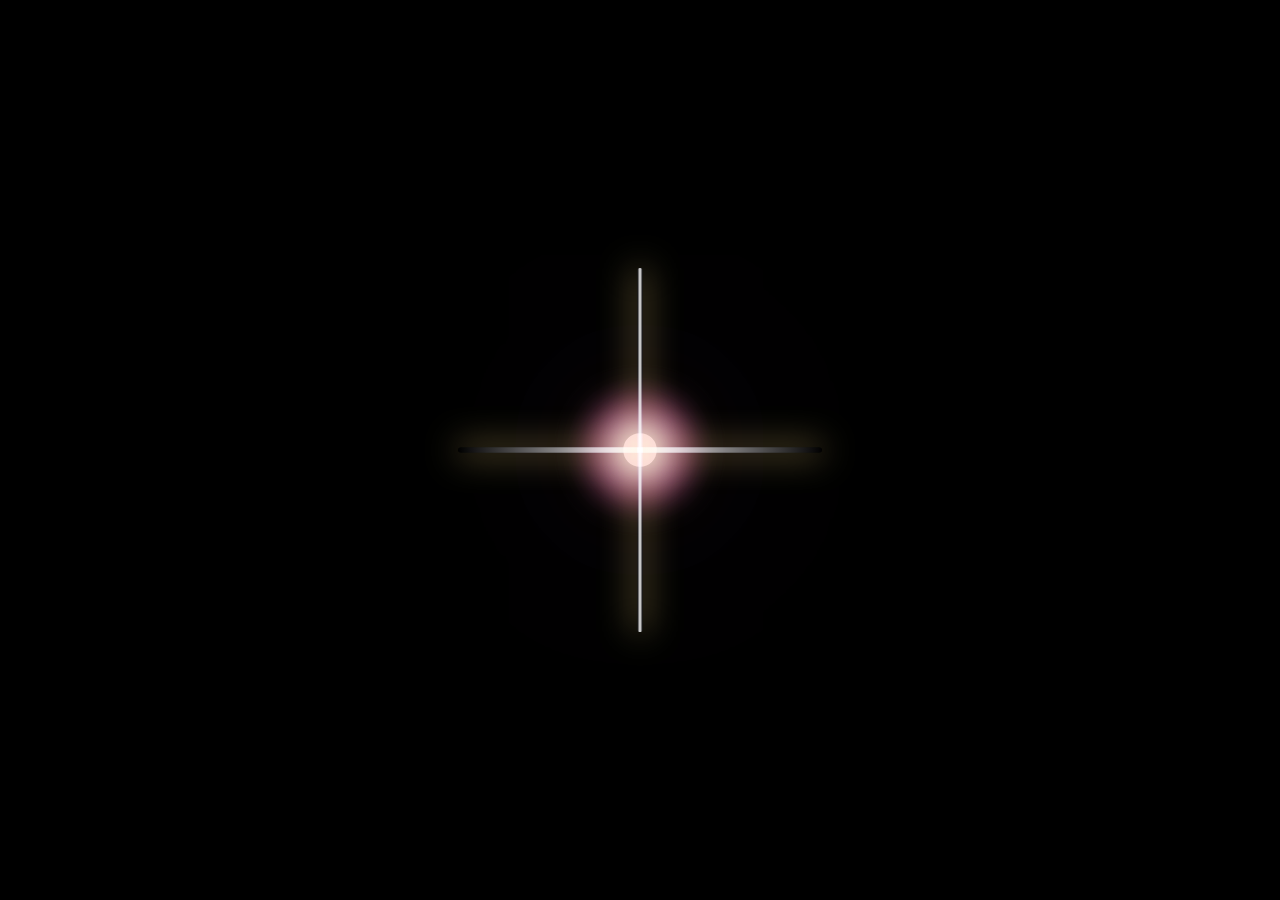
<file: index.html>
<!DOCTYPE html>
<html lang="en" class="single-screen">

<head>
  <meta charset="UTF-8">
  <meta name="viewport" content="width=device-width, initial-scale=1.0">
  <title>A Little Universe For You ✨</title>
  <link rel="preconnect" href="https://fonts.googleapis.com">
  <link rel="preconnect" href="https://fonts.gstatic.com" crossorigin>
  <link
    href="https://fonts.googleapis.com/css2?family=Caveat:wght@400..700&family=Outfit:wght@300;400;500;600&family=Playfair+Display:ital,wght@0,400..700;1,400..700&display=swap"
    rel="stylesheet">
  <link rel="stylesheet" href="css/style.css">
</head>

<body class="single-screen fixed-screen">
  <!-- Cinematic Black Screen Intro Fade Overlay & Transition Butterfly -->
  <div class="intro-curtain" id="introCurtain">
    <canvas class="butterfly-transition-canvas" id="butterflyTransitionCanvas"></canvas>
    <div class="butterfly-transition-flight" id="butterflyTransitionFlight">
      <div class="butterfly-3d-model">
        <div class="butterfly-wing wing-left">
          <svg viewBox="0 0 70 90">
            <defs>
              <linearGradient id="transWingGradL" x1="100%" y1="50%" x2="0%" y2="0%">
                <stop offset="0%" stop-color="#38bdf8" stop-opacity="0.95" />
                <stop offset="35%" stop-color="#c084fc" stop-opacity="0.9" />
                <stop offset="70%" stop-color="#f472b6" stop-opacity="0.9" />
                <stop offset="100%" stop-color="#fbbf24" stop-opacity="0.95" />
              </linearGradient>
              <linearGradient id="transVeinGrad" x1="100%" y1="50%" x2="0%" y2="0%">
                <stop offset="0%" stop-color="#ffffff" stop-opacity="0.95" />
                <stop offset="100%" stop-color="#fef08a" stop-opacity="0.6" />
              </linearGradient>
            </defs>
            <path d="M 68,44 C 62,20 44,4 16,4 C 4,4 0,16 6,28 C 12,40 28,48 48,48 C 58,48 64,46 68,44 Z" fill="url(#transWingGradL)" stroke="rgba(255, 255, 255, 0.85)" stroke-width="0.9" />
            <path d="M 68,44 Q 45,26 18,7 M 68,44 Q 38,34 9,25 M 68,44 Q 38,44 14,37" fill="none" stroke="url(#transVeinGrad)" stroke-width="0.7" opacity="0.8" />
            <path d="M 65,46 C 54,50 32,54 20,64 C 10,74 22,86 36,84 C 48,82 58,68 65,52 Z" fill="url(#transWingGradL)" stroke="rgba(255, 255, 255, 0.85)" stroke-width="0.9" />
            <path d="M 65,48 Q 42,64 24,73 M 65,48 Q 50,70 34,80" fill="none" stroke="url(#transVeinGrad)" stroke-width="0.6" opacity="0.75" />
            <circle cx="14" cy="14" r="1.5" fill="#ffffff" />
            <circle cx="24" cy="9" r="1.2" fill="#ffd700" />
            <circle cx="8" cy="24" r="1.2" fill="#ffffff" />
            <circle cx="22" cy="72" r="1.4" fill="#ffd700" />
          </svg>
        </div>
        <div class="butterfly-body">
          <div class="butterfly-antenna left"></div>
          <div class="butterfly-antenna right"></div>
          <div class="butterfly-head"></div>
          <div class="butterfly-thorax"></div>
          <div class="butterfly-abdomen"></div>
        </div>
        <div class="butterfly-wing wing-right">
          <svg viewBox="0 0 70 90">
            <defs>
              <linearGradient id="transWingGradR" x1="0%" y1="50%" x2="100%" y2="0%">
                <stop offset="0%" stop-color="#38bdf8" stop-opacity="0.95" />
                <stop offset="35%" stop-color="#c084fc" stop-opacity="0.9" />
                <stop offset="70%" stop-color="#f472b6" stop-opacity="0.9" />
                <stop offset="100%" stop-color="#fbbf24" stop-opacity="0.95" />
              </linearGradient>
            </defs>
            <path d="M 2,44 C 8,20 26,4 54,4 C 66,4 70,16 64,28 C 58,40 42,48 22,48 C 12,48 6,46 2,44 Z" fill="url(#transWingGradR)" stroke="rgba(255, 255, 255, 0.85)" stroke-width="0.9" />
            <path d="M 2,44 Q 25,26 52,7 M 2,44 Q 32,34 61,25 M 2,44 Q 32,44 56,37" fill="none" stroke="url(#transVeinGrad)" stroke-width="0.7" opacity="0.8" />
            <path d="M 5,46 C 16,50 38,54 50,64 C 60,74 48,86 34,84 C 22,82 12,68 5,52 Z" fill="url(#transWingGradR)" stroke="rgba(255, 255, 255, 0.85)" stroke-width="0.9" />
            <path d="M 5,48 Q 28,64 46,73 M 5,48 Q 20,70 36,80" fill="none" stroke="url(#transVeinGrad)" stroke-width="0.6" opacity="0.75" />
            <circle cx="56" cy="14" r="1.5" fill="#ffffff" />
            <circle cx="46" cy="9" r="1.2" fill="#ffd700" />
            <circle cx="62" cy="24" r="1.2" fill="#ffffff" />
            <circle cx="48" cy="72" r="1.4" fill="#ffd700" />
          </svg>
        </div>
      </div>
    </div>
  </div>

  <!-- Cosmic Big Bang Intro Star & Supernova Overlay -->
  <div class="big-bang-overlay" id="bigBangOverlay">
    <canvas id="bigBangCanvas"></canvas>
    <div class="primordial-star" id="primordialStar">
      <div class="star-core"></div>
      <div class="star-halo"></div>
      <div class="star-flares"></div>
    </div>
    <div class="big-bang-flash" id="bigBangFlash"></div>
    <div class="shockwave-ring ring-1" id="shockwaveRing1"></div>
    <div class="shockwave-ring ring-2" id="shockwaveRing2"></div>
  </div>

  <!-- Confetti Canvas (for Page 4 Birthday Cake) -->
  <canvas id="confettiCanvas"></canvas>

  <!-- Interactive Starfield Canvas -->
  <canvas id="starCanvas"></canvas>

  <!-- Ambient Celestial Nebula Glow -->
  <div class="nebula-bg"></div>

  <!-- =========================================================================
       STEP 1: Entrance - Cosmic Night Sky
       ========================================================================= -->
  <main class="page-container page-step-view active-step" id="step-1" data-step="1">
    <div class="content-box">
      <!-- Main Heading Message -->
      <h1 class="main-message" id="typewriterText">
        Hey, Maine tumhare liye ek chota sa Universe Banaya hai ✨🌟
      </h1>

      <!-- Gentle Sub-prompt -->
      <p class="sub-message">
        taron ki or dekho... har ek taron se tumhare liye wish mangi hain.
      </p>

      <!-- Next Step Navigation Button -->
      <div class="action-wrapper">
        <a href="#step-2" class="next-btn step-nav-btn" id="step1NextBtn" data-target-step="2">
          <span class="btn-glow"></span>
          <span class="btn-text">Step Inside ✨</span>
          <span class="btn-icon">→</span>
        </a>
      </div>
    </div>
  </main>

  <!-- =========================================================================
       STEP 2: Why You Are So Special (5 3D Flip Cards on 1 Screen)
       ========================================================================= -->
  <main class="page-container single-screen-page page-step-view single-screen-step" id="step-2" data-step="2">
    <!-- Header Section -->
    <header class="page2-header">
      <div class="sparkle-badge">
        <span class="sparkle-icon">✦</span>
        <span>A Universe of Reasons</span>
        <span class="sparkle-icon">✦</span>
      </div>

      <h1 class="page2-title">
        Tum itni Special kyun ho... ✨
      </h1>

      <p class="page2-subtitle">
        aasman ke sabhi taron mein se, tum sabse zyada khas ho. </p>

      <!-- Flip Progress Tracker -->
      <div class="tracker-badge" id="unveilTracker">
        <span>✦ Discovered:</span>
        <strong id="unveilCount">0 / 5</strong>
        <span>✦</span>
      </div>
    </header>

    <!-- 5 Interactive Flip Cards in 1 Row -->
    <section class="cards-grid" aria-label="Reasons why you are special">

      <!-- Card 1: Her Smile -->
      <div class="flip-card">
        <div class="flip-card-inner">
          <div class="flip-card-front">
            <span class="card-icon">😊</span>
            <div>
              <h2 class="card-title">Your Smile</h2>
              <p style="font-size: clamp(0.68rem, 1.1vh, 0.74rem); color: var(--text-muted);">Sochta hun humesha smile
                karo kyuki...</p>
            </div>
            <span class="card-prompt">Tap to flip ✦</span>
          </div>
          <div class="flip-card-back">
            <span class="back-tag">Reason #1</span>
            <p class="back-message">
              "Kyuki tumahara dimple tumpe bohot suit karta hai"
            </p>
            <span class="back-flip-hint">↺ Flip back</span>
          </div>
        </div>
      </div>

      <!-- Card 2: Her Eyes -->
      <div class="flip-card">
        <div class="flip-card-inner">
          <div class="flip-card-front">
            <span class="card-icon">✨</span>
            <div>
              <h2 class="card-title">Your Eyes</h2>
              <p style="font-size: clamp(0.68rem, 1.1vh, 0.74rem); color: var(--text-muted);">Dreamy hai</p>
            </div>
            <span class="card-prompt">Tap to flip ✦</span>
          </div>
          <div class="flip-card-back">
            <span class="back-tag">Reason #2</span>
            <p class="back-message">
              "Jo ki bahut si story rakhe huye hai."
            </p>
            <span class="back-flip-hint">↺ Flip back</span>
          </div>
        </div>
      </div>

      <!-- Card 3: Her Conversations -->
      <div class="flip-card">
        <div class="flip-card-inner">
          <div class="flip-card-front">
            <span class="card-icon">💬</span>
            <div>
              <h2 class="card-title">Your Nature</h2>
              <p style="font-size: clamp(0.68rem, 1.1vh, 0.74rem); color: var(--text-muted);">Tumahara best part hai
              </p>
            </div>
            <span class="card-prompt">Tap to flip ✦</span>
          </div>
          <div class="flip-card-back">
            <span class="back-tag">Reason #3</span>
            <p class="back-message">
              "Tumahari simplicity tumhe special banata hai "
            </p>
            <span class="back-flip-hint">↺ Flip back</span>
          </div>
        </div>
      </div>

      <!-- Card 4: Her Kind Heart -->
      <div class="flip-card">
        <div class="flip-card-inner">
          <div class="flip-card-front">
            <span class="card-icon">💖</span>
            <div>
              <h2 class="card-title">Your Heart</h2>
              <p style="font-size: clamp(0.68rem, 1.1vh, 0.74rem); color: var(--text-muted);">Bahut complex hai</p>
            </div>
            <span class="card-prompt">Tap to flip ✦</span>
          </div>
          <div class="flip-card-back">
            <span class="back-tag">Reason #4</span>
            <p class="back-message">
              "Jo ki feel bahut kuch karta hai, lekin express nhi karta."
            </p>
            <span class="back-flip-hint">↺ Flip back</span>
          </div>
        </div>
      </div>

      <!-- Card 5: Just Being Her -->
      <div class="flip-card">
        <div class="flip-card-inner">
          <div class="flip-card-front">
            <span class="card-icon">🌟</span>
            <div>
              <h2 class="card-title">Just You</h2>
              <p style="font-size: clamp(0.68rem, 1.1vh, 0.74rem); color: var(--text-muted);">Enough hai</p>
            </div>
            <span class="card-prompt">Tap to flip ✦</span>
          </div>
          <div class="flip-card-back">
            <span class="back-tag">Reason #5</span>
            <p class="back-message">
              "kyuki tum tum ho isliye bhi tum special ho."
            </p>
            <span class="back-flip-hint">↺ Flip back</span>
          </div>
        </div>
      </div>

    </section>

    <!-- Bottom Navigation Section -->
    <footer class="nav-actions-container">
      <div class="page2-all-unveiled" id="allUnveiledMsg">
        ✨ You found all of them! But wait, there is still more...
      </div>

      <div class="nav-buttons-row">
        <a href="#step-1" class="back-btn step-nav-btn" id="step2BackBtn" data-target-step="1">
          ← Back to Sky
        </a>
        <a href="#step-4" class="next-btn step-nav-btn" id="step2NextBtn" data-target-step="4">
          <span class="btn-glow"></span>
          <span class="btn-text">It's Your Birthday... 🎂✨</span>
          <span class="btn-icon">→</span>
        </a>
      </div>
    </footer>
  </main>

  <!-- =========================================================================
       STEP 4: Interactive Birthday Cake, Candle Blow, Ducked Birthday Song
       ========================================================================= -->
  <main class="page4-container page-step-view" id="step-4" data-step="4">
    <div class="cake-stage">
      <!-- Top Badge -->
      <div class="sparkle-badge">
        <span class="sparkle-icon">✦</span>
        <span>Birthday Moment</span>
        <span class="sparkle-icon">✦</span>
      </div>

      <!-- Header & Wish Prompts -->
      <header class="cake-header">
        <h1 class="cake-title" id="cakeTitle">
          Make a Birthday Wish 🎂
        </h1>
        <p class="cake-subtitle" id="cakeSubtitle">
          Close your eyes, make a wish, and blow them out ✨
        </p>
      </header>

      <!-- The Interactive Cake -->
      <div class="cake-wrapper" id="cakeWrapper" title="Tap candles to blow them out!">
        <!-- 3 Candles Row -->
        <div class="candles-row">
          <!-- Candle 1 -->
          <div class="candle" id="candle1" role="button" aria-label="Candle 1">
            <div class="smoke-wisp"></div>
            <div class="candle-flame"></div>
            <div class="candle-wick"></div>
            <div class="candle-stick"></div>
          </div>

          <!-- Candle 2 (Center) -->
          <div class="candle" id="candle2" role="button" aria-label="Candle 2">
            <div class="smoke-wisp"></div>
            <div class="candle-flame"></div>
            <div class="candle-wick"></div>
            <div class="candle-stick"></div>
          </div>

          <!-- Candle 3 -->
          <div class="candle" id="candle3" role="button" aria-label="Candle 3">
            <div class="smoke-wisp"></div>
            <div class="candle-flame"></div>
            <div class="candle-wick"></div>
            <div class="candle-stick"></div>
          </div>
        </div>

        <!-- Top Tier -->
        <div class="cake-top-tier">
          <div class="frosting-drips"></div>
          <div class="cake-pearls">
            <span class="cake-pearl"></span>
            <span class="cake-pearl"></span>
            <span class="cake-pearl"></span>
            <span class="cake-pearl"></span>
          </div>
        </div>

        <!-- Bottom Tier -->
        <div class="cake-bottom-tier">
          <div class="frosting-drips-bottom"></div>
          <div class="cake-pearls">
            <span class="cake-pearl"></span>
            <span class="cake-pearl"></span>
            <span class="cake-pearl"></span>
            <span class="cake-pearl"></span>
            <span class="cake-pearl"></span>
            <span class="cake-pearl"></span>
          </div>
        </div>

        <!-- Cake Plate -->
        <div class="cake-plate"></div>
      </div>

      <!-- Blow / Relight Actions -->
      <div class="cake-actions">
        <button type="button" class="blow-btn" id="blowCandlesBtn">
          <span>Blow Out Candles 💨</span>
        </button>

        <button type="button" class="relight-btn" id="relightCandlesBtn">
          <span>🕯️</span> Relight & Wish Again
        </button>
      </div>

      <!-- Navigation to Timeline Step -->
      <div class="page4-next-wrapper" id="page4NextWrapper">
        <div class="nav-buttons-row">
          <a href="#step-2" class="back-btn step-nav-btn" id="step4BackBtn" data-target-step="2">
            ← Back to Reasons
          </a>
          <a href="#step-5" class="next-btn step-nav-btn" id="step4NextBtn" data-target-step="5">
            <span class="btn-glow"></span>
            <span class="btn-text">Step into Memories 📸✨</span>
            <span class="btn-icon">→</span>
          </a>
        </div>
      </div>
    </div>
  </main>

  <!-- =========================================================================
       STEP 5: Timeline - Hanging Ropes & Polaroids (Zero Scroll)
       ========================================================================= -->
  <main class="page5-container page-step-view single-screen-step" id="step-5" data-step="5">
    <!-- Header -->
    <header class="timeline-header">
      <div class="sparkle-badge">
        <span class="sparkle-icon">✦</span>
        <span>A Memory Through Time</span>
        <span class="sparkle-icon">✦</span>
      </div>

      <h1 class="timeline-title">
        Your Beautiful Memories ✨
      </h1>

      <p class="timeline-subtitle">
        <span class="click-hint-badge">✨ Tap any photo to open ✨</span>
      </p>
    </header>

    <!-- Two Hanging Ropes Stage -->
    <section class="timeline-ropes-stage" aria-label="Photo timeline on hanging ropes">

      <!-- Rope 1: The Early Years & Growing Up (4 Pictures) -->
      <div class="rope-row">
        <div class="rope-line"></div>

        <!-- Photo 1: The Beginning -->
        <div class="polaroid-item" data-index="0" role="button" aria-label="Photo 1: The Beginning">
          <div class="clothespin"></div>
          <div class="polaroid-img-box">
            <div class="placeholder-photo">
              <span class="placeholder-icon">✨</span>
              <span class="placeholder-tag">Chapter 1</span>
            </div>
          </div>
          <div class="polaroid-caption">Mesmerizing🌸</div>
        </div>

        <!-- Photo 2: Little Dreamer -->
        <div class="polaroid-item" data-index="1" role="button" aria-label="Photo 2: Little Dreamer">
          <div class="clothespin"></div>
          <div class="polaroid-img-box">
            <div class="placeholder-photo">
              <span class="placeholder-icon"> 🦋</span>
              <span class="placeholder-tag">Chapter 2</span>
            </div>
          </div>
          <div class="polaroid-caption">Radiant 🦋</div>
        </div>

        <!-- Photo 3: School Days -->
        <div class="polaroid-item" data-index="2" role="button" aria-label="Photo 3: School Days">
          <div class="clothespin"></div>
          <div class="polaroid-img-box">
            <div class="placeholder-photo">
              <span class="placeholder-icon">✨</span>
              <span class="placeholder-tag">Chapter 3</span>
            </div>
          </div>
          <div class="polaroid-caption">Graceful ✨</div>
        </div>

        <!-- Photo 4: Growing Up -->
        <div class="polaroid-item" data-index="3" role="button" aria-label="Photo 4: Growing Up">
          <div class="clothespin"></div>
          <div class="polaroid-img-box">
            <div class="placeholder-photo">
              <span class="placeholder-icon">🌷</span>
              <span class="placeholder-tag">Chapter 4</span>
            </div>
          </div>
          <div class="polaroid-caption">Enchanting🌷</div>
        </div>
      </div>

      <!-- Rope 2: Golden Moments & Today (4 Pictures) -->
      <div class="rope-row">
        <div class="rope-line"></div>

        <!-- Photo 5: When We Met -->
        <div class="polaroid-item" data-index="4" role="button" aria-label="Photo 5: When We Met">
          <div class="clothespin"></div>
          <div class="polaroid-img-box">
            <div class="placeholder-photo">
              <span class="placeholder-icon">💫</span>
              <span class="placeholder-tag">Chapter 5</span>
            </div>
          </div>
          <div class="polaroid-caption">Angelic💫</div>
        </div>

        <!-- Photo 6: Golden Days -->
        <div class="polaroid-item" data-index="5" role="button" aria-label="Photo 6: Golden Days">
          <div class="clothespin"></div>
          <div class="polaroid-img-box">
            <div class="placeholder-photo">
              <span class="placeholder-icon">🌙</span>
              <span class="placeholder-tag">Chapter 6</span>
            </div>
          </div>
          <div class="polaroid-caption">Captivating🌙</div>
        </div>

        <!-- Photo 7: Through It All -->
        <div class="polaroid-item" data-index="6" role="button" aria-label="Photo 7: Through It All">
          <div class="clothespin"></div>
          <div class="polaroid-img-box">
            <div class="placeholder-photo">
              <span class="placeholder-icon">🕊️</span>
              <span class="placeholder-tag">Chapter 7</span>
            </div>
          </div>
          <div class="polaroid-caption">Ethereal💖</div>
        </div>

        <!-- Photo 8: Today & Always -->
        <div class="polaroid-item" data-index="7" role="button" aria-label="Photo 8: Today & Always">
          <div class="clothespin"></div>
          <div class="polaroid-img-box">
            <div class="placeholder-photo">
              <span class="placeholder-icon">💖</span>
              <span class="placeholder-tag">Chapter 8</span>
            </div>
          </div>
          <div class="polaroid-caption">Breathtaking🌟</div>
        </div>
      </div>

    </section>

    <!-- Modal Lightbox for Memory Details (2-Column Layout, 3:4 Uncropped) -->
    <div class="timeline-modal-backdrop" id="timelineModal" role="dialog" aria-modal="true" aria-hidden="true">
      <div class="timeline-modal-card">
        <!-- Close Button -->
        <button type="button" class="modal-close-btn" id="modalCloseBtn" aria-label="Close dialog">✕</button>

        <!-- Left Column: Big 3:4 Picture (Never Cropped) -->
        <div class="modal-photo-col">
          <div class="modal-photo-wrapper" id="modalPhotoWrapper">
            <div class="modal-photo-fallback" id="modalPhotoFallback">
              <span class="modal-icon-lg" id="modalIcon">🌸</span>
            </div>
          </div>
        </div>

        <!-- Right Column: Vinyl / CD Music Player Deck (At the place of message) -->
        <div class="modal-info-col">
          <div class="modal-cd-player" id="modalCdPlayer">
            <!-- Track Header -->
            <div class="cd-track-header">
              <span class="cd-badge">✨ Memory Melody</span>
              <h3 class="cd-track-title" id="cdTrackTitle">Mesmerizing🌸</h3>
            </div>

            <!-- Rotating Vinyl / CD Stage -->
            <div class="cd-disc-stage">
              <!-- Vinyl Record / CD Disc -->
              <div class="vinyl-disc" id="vinylDisc" role="button" tabindex="0" aria-label="Toggle music playback">
                <div class="vinyl-sheen"></div>
                <div class="vinyl-groove-ring ring-1"></div>
                <div class="vinyl-groove-ring ring-2"></div>
                <div class="vinyl-groove-ring ring-3"></div>
                <!-- Center Label (Classic CD Hub) -->
                <div class="vinyl-center-label" id="vinylCenterLabel">
                  <div class="vinyl-center-ring"></div>
                  <!-- Center Spindle Hole -->
                  <div class="vinyl-spindle-hole"></div>
                </div>
              </div>

              <!-- Stylized Turntable Tonearm -->
              <div class="turntable-tonearm" id="turntableTonearm">
                <div class="tonearm-base"></div>
                <div class="tonearm-rod"></div>
                <div class="tonearm-head"></div>
              </div>
            </div>

            <!-- Interactive Player Controls & Timeline -->
            <div class="cd-controls-panel">
              <!-- Sound Wave Visualizer & Status -->
              <div class="cd-status-row">
                <div class="audio-wave-bars" id="audioWaveBars">
                  <span class="wave-bar"></span>
                  <span class="wave-bar"></span>
                  <span class="wave-bar"></span>
                  <span class="wave-bar"></span>
                  <span class="wave-bar"></span>
                </div>
                <span class="cd-playing-status" id="cdPlayingStatus">Now Playing</span>
              </div>

              <!-- Progress Bar -->
              <div class="cd-progress-row">
                <span class="cd-time" id="cdCurrentTime">0:00</span>
                <div class="cd-progress-track" id="cdProgressTrack" role="progressbar" aria-valuenow="0"
                  aria-valuemin="0" aria-valuemax="100">
                  <div class="cd-progress-fill" id="cdProgressFill"></div>
                </div>
                <span class="cd-time" id="cdDuration">0:30</span>
              </div>

              <!-- Play / Pause Master Toggle Button -->
              <div class="cd-action-btns">
                <button type="button" class="cd-master-play-btn" id="photoAudioToggleBtn"
                  aria-label="Play or pause audio">
                  <span class="cd-play-icon" id="photoAudioPlayIcon">⏸</span>
                </button>
              </div>
            </div>
          </div>

          <!-- Modal Navigation Bar -->
          <div class="modal-nav-row">
            <button type="button" class="modal-arrow-btn" id="modalPrevBtn" aria-label="Previous Memory">←
              Previous</button>
            <span class="modal-counter" id="modalCounter">1 / 8</span>
            <button type="button" class="modal-arrow-btn" id="modalNextBtn" aria-label="Next Memory">Next →</button>
          </div>
        </div>
      </div>
    </div>

    <!-- Timeline Footer Navigation -->
    <footer class="timeline-nav-footer">
      <div class="nav-buttons-row">
        <a href="#step-4" class="back-btn step-nav-btn" id="step5BackBtn" data-target-step="4">
          ← Back to Cake
        </a>
        <a href="#step-6" class="next-btn step-nav-btn" id="step5NextBtn" data-target-step="6">
          <span class="btn-glow"></span>
          <span class="btn-text">A Final Letter 💌✨</span>
          <span class="btn-icon">→</span>
        </a>
      </div>
    </footer>
  </main>

  <!-- =========================================================================
       STEP 6: The Final Birthday Letter (Wax Seal & Unfolding Parchment)
       ========================================================================= -->
  <main class="page-letter-container page-step-view" id="step-6" data-step="6">
    <!-- Header -->
    <header class="letter-page-header">
      <div class="sparkle-badge">
        <span class="sparkle-icon">✦</span>
        <span>The Final Chapter</span>
        <span class="sparkle-icon">✦</span>
      </div>

      <h1 class="letter-page-title">
        A Letter For You 💌✨
      </h1>

      <p class="letter-page-subtitle">
        Isse pehle ki yah chhoti si duniya khatm ho jaye, kuch baatein hain jinhen main chahta hun ki tum hamesha yaad
        rakho.
      </p>
    </header>

    <!-- Closed Wax-Sealed Envelope View -->
    <div class="envelope-wrapper" id="envelopeWrapper" role="button" tabindex="0" aria-label="Open Birthday Letter">
      <div class="envelope-top-flap"></div>
      <div class="wax-seal">💖</div>
      <div class="seal-prompt">
        <span>✨ Tap the seal to open your letter ✨</span>
      </div>
    </div>

    <!-- Unfolded Parchment Letter View -->
    <section class="letter-parchment-container" id="letterParchment" aria-label="Birthday Letter">
      <div class="parchment-card">
        <!-- Salutation -->
        <h2 class="letter-salutation">My Forever Favorite Person,</h2>

        <!-- Letter Content -->
        <div class="letter-content">
          <p class="letter-p">
            Happy Birthday Hanshu 💖,
          </p>

          <p class="letter-p">
            Tum just ek common person nhi ho, tum bahut hi special one ho jiska mere andar ek different place hai baki
            chijon se bilkul alag.
            main tumko thankyou bolna chahunga vo sabhi memories ke liye jo ab tk humne banayi hai.
          </p>

          <p class="letter-p">
            Tumahare sath jitne bhi moment huye hai bahut hi precious hai mere liye. tumne bina kuch kahe bahut sare
            changes layi ho mere life me.
          </p>

          <p class="letter-p">
            Humesha khus raho aur tumahari life me jo bhi tumne dream dekhe hai vo sabhi pure ho. Aur humesha isi tarah
            amazing raho jaisi tum ho.
          </p>
        </div>

        <!-- Signature Block -->
        <div class="letter-signature-block">
          <span class="letter-sign-off">With all my heart, always and forever,</span>
        </div>

        <!-- Postscript Note -->
        <div class="letter-ps">
          <strong>P.S.</strong> Keep smiling, keep shining, and never stop being the wonderful person you are. 🎂🌟
        </div>
      </div>

      <!-- Action Controls -->
      <div class="letter-actions-container">
        <!-- Top Row: Back & Seal Again -->
        <div class="letter-secondary-actions">
          <a href="#step-5" class="back-btn step-nav-btn" id="backToTimelineBtn" data-target-step="5">
            ← Back to Timeline
          </a>
          <button type="button" class="seal-back-btn" id="sealLetterBackBtn">
            <span>↺</span> Seal Letter Back
          </button>
        </div>

        <!-- Bottom Row: Restart Journey Aligned Down Below -->
        <div class="letter-restart-wrapper">
          <a href="#step-1" class="restart-universe-btn step-nav-btn" id="restartUniverseBtn" data-target-step="1">
            <span class="btn-icon">🌟</span>
            <span class="btn-text">Restart Journey ✨</span>
          </a>
        </div>
      </div>
    </section>

    <!-- Sealed State Back Button (Only visible when envelope is sealed) -->
    <footer class="sealed-nav-footer" id="sealedNavFooter">
      <div class="nav-buttons-row">
        <a href="#step-5" class="back-btn step-nav-btn" id="sealedBackToTimelineBtn" data-target-step="5">
          ← Back to Timeline
        </a>
      </div>
    </footer>
  </main>

  <!-- Interactive Scripts (Stars, Big Bang, Background Music, Cake, Timeline, Letter, Main Navigator) -->
  <script src="js/stars.js"></script>
  <script src="js/bigbang.js"></script>
  <script src="js/music.js"></script>
  <script src="js/cake.js"></script>
  <script src="js/timeline.js"></script>
  <script src="js/letter.js"></script>
  <script src="js/main.js"></script>
</body>

</html>
</file>
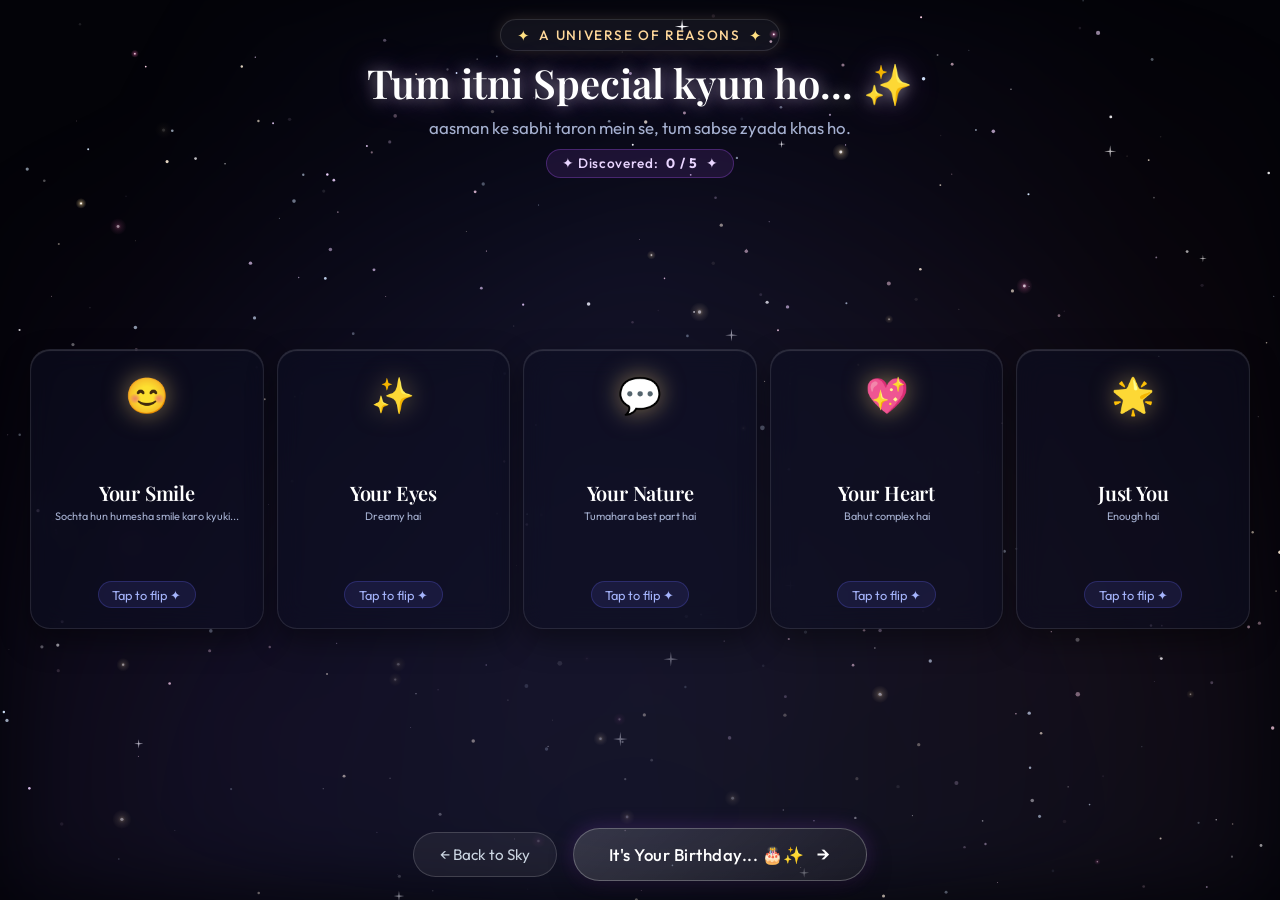
<file: page2.html>
<!DOCTYPE html>
<html lang="en" class="single-screen">

<head>
  <meta charset="UTF-8">
  <meta name="viewport" content="width=device-width, initial-scale=1.0">
  <title>Tum itni Special kyun ho...✨</title>
  <link rel="preconnect" href="https://fonts.googleapis.com">
  <link rel="preconnect" href="https://fonts.gstatic.com" crossorigin>
  <link
    href="https://fonts.googleapis.com/css2?family=Caveat:wght@400..700&family=Outfit:wght@300;400;500;600&family=Playfair+Display:ital,wght@0,400..700;1,400..700&display=swap"
    rel="stylesheet">
  <link rel="stylesheet" href="css/style.css">
</head>

<body class="single-screen">
  <!-- Black screen intro fade overlay & Transition Butterfly -->
  <div class="intro-curtain" id="introCurtain">
    <canvas class="butterfly-transition-canvas" id="butterflyTransitionCanvas"></canvas>
    <div class="butterfly-transition-flight" id="butterflyTransitionFlight">
      <div class="butterfly-3d-model">
        <div class="butterfly-wing wing-left">
          <svg viewBox="0 0 70 90">
            <defs>
              <linearGradient id="transWingGradL" x1="100%" y1="50%" x2="0%" y2="0%">
                <stop offset="0%" stop-color="#38bdf8" stop-opacity="0.95" />
                <stop offset="35%" stop-color="#c084fc" stop-opacity="0.9" />
                <stop offset="70%" stop-color="#f472b6" stop-opacity="0.9" />
                <stop offset="100%" stop-color="#fbbf24" stop-opacity="0.95" />
              </linearGradient>
              <linearGradient id="transVeinGrad" x1="100%" y1="50%" x2="0%" y2="0%">
                <stop offset="0%" stop-color="#ffffff" stop-opacity="0.95" />
                <stop offset="100%" stop-color="#fef08a" stop-opacity="0.6" />
              </linearGradient>
            </defs>
            <path d="M 68,44 C 62,20 44,4 16,4 C 4,4 0,16 6,28 C 12,40 28,48 48,48 C 58,48 64,46 68,44 Z" fill="url(#transWingGradL)" stroke="rgba(255, 255, 255, 0.85)" stroke-width="0.9" />
            <path d="M 68,44 Q 45,26 18,7 M 68,44 Q 38,34 9,25 M 68,44 Q 38,44 14,37" fill="none" stroke="url(#transVeinGrad)" stroke-width="0.7" opacity="0.8" />
            <path d="M 65,46 C 54,50 32,54 20,64 C 10,74 22,86 36,84 C 48,82 58,68 65,52 Z" fill="url(#transWingGradL)" stroke="rgba(255, 255, 255, 0.85)" stroke-width="0.9" />
            <path d="M 65,48 Q 42,64 24,73 M 65,48 Q 50,70 34,80" fill="none" stroke="url(#transVeinGrad)" stroke-width="0.6" opacity="0.75" />
            <circle cx="14" cy="14" r="1.5" fill="#ffffff" />
            <circle cx="24" cy="9" r="1.2" fill="#ffd700" />
            <circle cx="8" cy="24" r="1.2" fill="#ffffff" />
            <circle cx="22" cy="72" r="1.4" fill="#ffd700" />
          </svg>
        </div>
        <div class="butterfly-body">
          <div class="butterfly-antenna left"></div>
          <div class="butterfly-antenna right"></div>
          <div class="butterfly-head"></div>
          <div class="butterfly-thorax"></div>
          <div class="butterfly-abdomen"></div>
        </div>
        <div class="butterfly-wing wing-right">
          <svg viewBox="0 0 70 90">
            <defs>
              <linearGradient id="transWingGradR" x1="0%" y1="50%" x2="100%" y2="0%">
                <stop offset="0%" stop-color="#38bdf8" stop-opacity="0.95" />
                <stop offset="35%" stop-color="#c084fc" stop-opacity="0.9" />
                <stop offset="70%" stop-color="#f472b6" stop-opacity="0.9" />
                <stop offset="100%" stop-color="#fbbf24" stop-opacity="0.95" />
              </linearGradient>
            </defs>
            <path d="M 2,44 C 8,20 26,4 54,4 C 66,4 70,16 64,28 C 58,40 42,48 22,48 C 12,48 6,46 2,44 Z" fill="url(#transWingGradR)" stroke="rgba(255, 255, 255, 0.85)" stroke-width="0.9" />
            <path d="M 2,44 Q 25,26 52,7 M 2,44 Q 32,34 61,25 M 2,44 Q 32,44 56,37" fill="none" stroke="url(#transVeinGrad)" stroke-width="0.7" opacity="0.8" />
            <path d="M 5,46 C 16,50 38,54 50,64 C 60,74 48,86 34,84 C 22,82 12,68 5,52 Z" fill="url(#transWingGradR)" stroke="rgba(255, 255, 255, 0.85)" stroke-width="0.9" />
            <path d="M 5,48 Q 28,64 46,73 M 5,48 Q 20,70 36,80" fill="none" stroke="url(#transVeinGrad)" stroke-width="0.6" opacity="0.75" />
            <circle cx="56" cy="14" r="1.5" fill="#ffffff" />
            <circle cx="46" cy="9" r="1.2" fill="#ffd700" />
            <circle cx="62" cy="24" r="1.2" fill="#ffffff" />
            <circle cx="48" cy="72" r="1.4" fill="#ffd700" />
          </svg>
        </div>
      </div>
    </div>
  </div>

  <!-- Starry Sky Canvas -->
  <canvas id="starCanvas"></canvas>
  <div class="nebula-bg"></div>

  <!-- Main Single-Screen Container (No scrolling required) -->
  <main class="page-container single-screen-page">
    <!-- Header Section -->
    <header class="page2-header">
      <div class="sparkle-badge">
        <span class="sparkle-icon">✦</span>
        <span>A Universe of Reasons</span>
        <span class="sparkle-icon">✦</span>
      </div>

      <h1 class="page2-title">
        Tum itni Special kyun ho... ✨
      </h1>

      <p class="page2-subtitle">
        aasman ke sabhi taron mein se, tum sabse zyada khas ho.
      </p>

      <!-- Flip Progress Tracker -->
      <div class="tracker-badge" id="unveilTracker">
        <span>✦ Discovered:</span>
        <strong id="unveilCount">0 / 5</strong>
        <span>✦</span>
      </div>
    </header>

    <!-- 5 Interactive Flip Cards in 1 Row -->
    <section class="cards-grid" aria-label="Reasons why you are special">

      <!-- Card 1: Her Smile -->
      <div class="flip-card">
        <div class="flip-card-inner">
          <div class="flip-card-front">
            <span class="card-icon">😊</span>
            <div>
              <h2 class="card-title">Your Smile</h2>
              <p style="font-size: clamp(0.68rem, 1.1vh, 0.74rem); color: var(--text-muted);">Sochta hun humesha smile
                karo kyuki...</p>
            </div>
            <span class="card-prompt">Tap to flip ✦</span>
          </div>
          <div class="flip-card-back">
            <span class="back-tag">Reason #1</span>
            <p class="back-message">
              "Kyuki tumahara dimple tumpe bohot suit karta hai."
            </p>
            <span class="back-flip-hint">↺ Flip back</span>
          </div>
        </div>
      </div>

      <!-- Card 2: Her Eyes -->
      <div class="flip-card">
        <div class="flip-card-inner">
          <div class="flip-card-front">
            <span class="card-icon">✨</span>
            <div>
              <h2 class="card-title">Your Eyes</h2>
              <p style="font-size: clamp(0.68rem, 1.1vh, 0.74rem); color: var(--text-muted);">Dreamy hai</p>
            </div>
            <span class="card-prompt">Tap to flip ✦</span>
          </div>
          <div class="flip-card-back">
            <span class="back-tag">Reason #2</span>
            <p class="back-message">
              "Jo ki bahut si story rakhe huye hai."
            </p>
            <span class="back-flip-hint">↺ Flip back</span>
          </div>
        </div>
      </div>

      <!-- Card 3: Her Conversations -->
      <div class="flip-card">
        <div class="flip-card-inner">
          <div class="flip-card-front">
            <span class="card-icon">💬</span>
            <div>
              <h2 class="card-title">Your Nature</h2>
              <p style="font-size: clamp(0.68rem, 1.1vh, 0.74rem); color: var(--text-muted);">Tumahara best part hai
              </p>
            </div>
            <span class="card-prompt">Tap to flip ✦</span>
          </div>
          <div class="flip-card-back">
            <span class="back-tag">Reason #3</span>
            <p class="back-message">
              "Tumahari simplicity tumhe special banata hai"
            </p>
            <span class="back-flip-hint">↺ Flip back</span>
          </div>
        </div>
      </div>

      <!-- Card 4: Her Kind Heart -->
      <div class="flip-card">
        <div class="flip-card-inner">
          <div class="flip-card-front">
            <span class="card-icon">💖</span>
            <div>
              <h2 class="card-title">Your Heart</h2>
              <p style="font-size: clamp(0.68rem, 1.1vh, 0.74rem); color: var(--text-muted);">Bahut complex hai</p>
            </div>
            <span class="card-prompt">Tap to flip ✦</span>
          </div>
          <div class="flip-card-back">
            <span class="back-tag">Reason #4</span>
            <p class="back-message">
              "Jo ki feel bahut kuch karta hai, lekin express nhi karta"
            </p>
            <span class="back-flip-hint">↺ Flip back</span>
          </div>
        </div>
      </div>

      <!-- Card 5: Just Being Her -->
      <div class="flip-card">
        <div class="flip-card-inner">
          <div class="flip-card-front">
            <span class="card-icon">🌟</span>
            <div>
              <h2 class="card-title">Just You</h2>
              <p style="font-size: clamp(0.68rem, 1.1vh, 0.74rem); color: var(--text-muted);">Enough hai</p>
            </div>
            <span class="card-prompt">Tap to flip ✦</span>
          </div>
          <div class="flip-card-back">
            <span class="back-tag">Reason #5</span>
            <p class="back-message">
              "kyuki tum tum ho isliye bhi tum special ho."
            </p>
            <span class="back-flip-hint">↺ Flip back</span>
          </div>
        </div>
      </div>

    </section>

    <!-- Bottom Navigation Section (Always visible immediately) -->
    <footer class="nav-actions-container">
      <div class="page2-all-unveiled" id="allUnveiledMsg">
        ✨ You found all of them! But wait, there is still more...
      </div>

      <div class="nav-buttons-row">
        <a href="index.html" class="back-btn" id="backBtn">
          ← Back to Sky
        </a>
        <a href="page4.html" class="next-btn" id="nextPageBtn">
          <span class="btn-glow"></span>
          <span class="btn-text">It's Your Birthday... 🎂✨</span>
          <span class="btn-icon">→</span>
        </a>
      </div>
    </footer>
  </main>

  <script src="js/stars.js"></script>
  <script src="js/main.js"></script>
  <script src="js/music.js"></script>
</body>

</html>
</file>
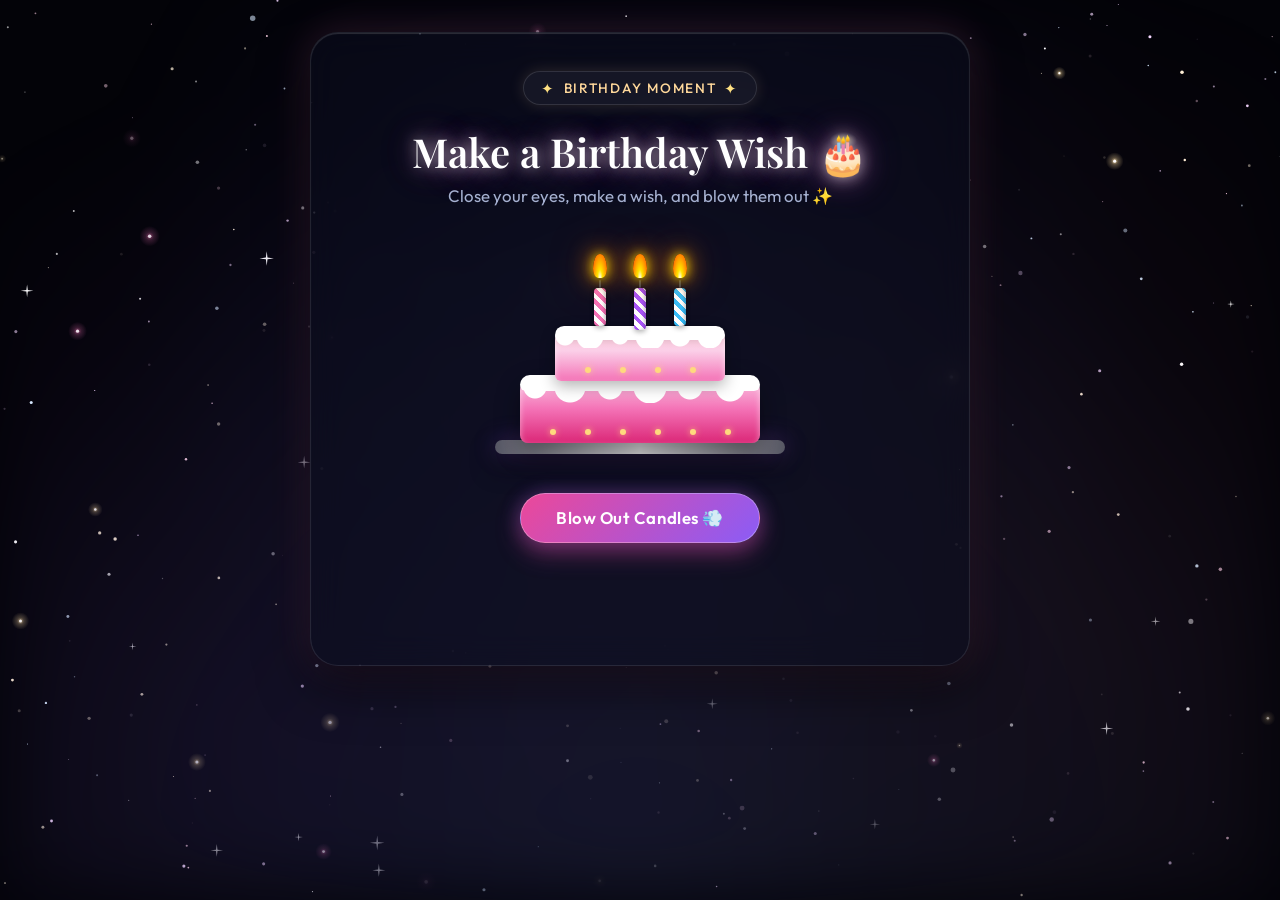
<file: page4.html>
<!DOCTYPE html>
<html lang="en" class="scrollable">

<head>
  <meta charset="UTF-8">
  <meta name="viewport" content="width=device-width, initial-scale=1.0">
  <title>Make a Wish! 🎂✨</title>
  <link rel="preconnect" href="https://fonts.googleapis.com">
  <link rel="preconnect" href="https://fonts.gstatic.com" crossorigin>
  <link
    href="https://fonts.googleapis.com/css2?family=Caveat:wght@400..700&family=Outfit:wght@300;400;500;600&family=Playfair+Display:ital,wght@0,400..700;1,400..700&display=swap"
    rel="stylesheet">
  <link rel="stylesheet" href="css/style.css">
</head>

<body class="scrollable">
  <!-- Black screen intro fade overlay & Transition Butterfly -->
  <div class="intro-curtain" id="introCurtain">
    <canvas class="butterfly-transition-canvas" id="butterflyTransitionCanvas"></canvas>
    <div class="butterfly-transition-flight" id="butterflyTransitionFlight">
      <div class="butterfly-3d-model">
        <div class="butterfly-wing wing-left">
          <svg viewBox="0 0 70 90">
            <defs>
              <linearGradient id="transWingGradL" x1="100%" y1="50%" x2="0%" y2="0%">
                <stop offset="0%" stop-color="#38bdf8" stop-opacity="0.95" />
                <stop offset="35%" stop-color="#c084fc" stop-opacity="0.9" />
                <stop offset="70%" stop-color="#f472b6" stop-opacity="0.9" />
                <stop offset="100%" stop-color="#fbbf24" stop-opacity="0.95" />
              </linearGradient>
              <linearGradient id="transVeinGrad" x1="100%" y1="50%" x2="0%" y2="0%">
                <stop offset="0%" stop-color="#ffffff" stop-opacity="0.95" />
                <stop offset="100%" stop-color="#fef08a" stop-opacity="0.6" />
              </linearGradient>
            </defs>
            <path d="M 68,44 C 62,20 44,4 16,4 C 4,4 0,16 6,28 C 12,40 28,48 48,48 C 58,48 64,46 68,44 Z" fill="url(#transWingGradL)" stroke="rgba(255, 255, 255, 0.85)" stroke-width="0.9" />
            <path d="M 68,44 Q 45,26 18,7 M 68,44 Q 38,34 9,25 M 68,44 Q 38,44 14,37" fill="none" stroke="url(#transVeinGrad)" stroke-width="0.7" opacity="0.8" />
            <path d="M 65,46 C 54,50 32,54 20,64 C 10,74 22,86 36,84 C 48,82 58,68 65,52 Z" fill="url(#transWingGradL)" stroke="rgba(255, 255, 255, 0.85)" stroke-width="0.9" />
            <path d="M 65,48 Q 42,64 24,73 M 65,48 Q 50,70 34,80" fill="none" stroke="url(#transVeinGrad)" stroke-width="0.6" opacity="0.75" />
            <circle cx="14" cy="14" r="1.5" fill="#ffffff" />
            <circle cx="24" cy="9" r="1.2" fill="#ffd700" />
            <circle cx="8" cy="24" r="1.2" fill="#ffffff" />
            <circle cx="22" cy="72" r="1.4" fill="#ffd700" />
          </svg>
        </div>
        <div class="butterfly-body">
          <div class="butterfly-antenna left"></div>
          <div class="butterfly-antenna right"></div>
          <div class="butterfly-head"></div>
          <div class="butterfly-thorax"></div>
          <div class="butterfly-abdomen"></div>
        </div>
        <div class="butterfly-wing wing-right">
          <svg viewBox="0 0 70 90">
            <defs>
              <linearGradient id="transWingGradR" x1="0%" y1="50%" x2="100%" y2="0%">
                <stop offset="0%" stop-color="#38bdf8" stop-opacity="0.95" />
                <stop offset="35%" stop-color="#c084fc" stop-opacity="0.9" />
                <stop offset="70%" stop-color="#f472b6" stop-opacity="0.9" />
                <stop offset="100%" stop-color="#fbbf24" stop-opacity="0.95" />
              </linearGradient>
            </defs>
            <path d="M 2,44 C 8,20 26,4 54,4 C 66,4 70,16 64,28 C 58,40 42,48 22,48 C 12,48 6,46 2,44 Z" fill="url(#transWingGradR)" stroke="rgba(255, 255, 255, 0.85)" stroke-width="0.9" />
            <path d="M 2,44 Q 25,26 52,7 M 2,44 Q 32,34 61,25 M 2,44 Q 32,44 56,37" fill="none" stroke="url(#transVeinGrad)" stroke-width="0.7" opacity="0.8" />
            <path d="M 5,46 C 16,50 38,54 50,64 C 60,74 48,86 34,84 C 22,82 12,68 5,52 Z" fill="url(#transWingGradR)" stroke="rgba(255, 255, 255, 0.85)" stroke-width="0.9" />
            <path d="M 5,48 Q 28,64 46,73 M 5,48 Q 20,70 36,80" fill="none" stroke="url(#transVeinGrad)" stroke-width="0.6" opacity="0.75" />
            <circle cx="56" cy="14" r="1.5" fill="#ffffff" />
            <circle cx="46" cy="9" r="1.2" fill="#ffd700" />
            <circle cx="62" cy="24" r="1.2" fill="#ffffff" />
            <circle cx="48" cy="72" r="1.4" fill="#ffd700" />
          </svg>
        </div>
      </div>
    </div>
  </div>

  <!-- Confetti Canvas Overlay -->
  <canvas id="confettiCanvas"></canvas>

  <!-- Starry Sky Canvas -->
  <canvas id="starCanvas"></canvas>
  <div class="nebula-bg"></div>

  <!-- Page 4 Main Stage -->
  <main class="page4-container">
    <div class="cake-stage">
      <!-- Top Badge -->
      <div class="sparkle-badge">
        <span class="sparkle-icon">✦</span>
        <span>Birthday Moment</span>
        <span class="sparkle-icon">✦</span>
      </div>

      <!-- Header & Wish Prompts -->
      <header class="cake-header">
        <h1 class="cake-title" id="cakeTitle">
          Make a Birthday Wish 🎂
        </h1>
        <p class="cake-subtitle" id="cakeSubtitle">
          Close your eyes, make a wish, and blow them out ✨
        </p>
      </header>

      <!-- The Interactive Cake -->
      <div class="cake-wrapper" id="cakeWrapper" title="Tap candles to blow them out!">
        <!-- 3 Candles Row -->
        <div class="candles-row">
          <!-- Candle 1 -->
          <div class="candle" id="candle1" role="button" aria-label="Candle 1">
            <div class="smoke-wisp"></div>
            <div class="candle-flame"></div>
            <div class="candle-wick"></div>
            <div class="candle-stick"></div>
          </div>

          <!-- Candle 2 (Center) -->
          <div class="candle" id="candle2" role="button" aria-label="Candle 2">
            <div class="smoke-wisp"></div>
            <div class="candle-flame"></div>
            <div class="candle-wick"></div>
            <div class="candle-stick"></div>
          </div>

          <!-- Candle 3 -->
          <div class="candle" id="candle3" role="button" aria-label="Candle 3">
            <div class="smoke-wisp"></div>
            <div class="candle-flame"></div>
            <div class="candle-wick"></div>
            <div class="candle-stick"></div>
          </div>
        </div>

        <!-- Top Tier -->
        <div class="cake-top-tier">
          <div class="frosting-drips"></div>
          <div class="cake-pearls">
            <span class="cake-pearl"></span>
            <span class="cake-pearl"></span>
            <span class="cake-pearl"></span>
            <span class="cake-pearl"></span>
          </div>
        </div>

        <!-- Bottom Tier -->
        <div class="cake-bottom-tier">
          <div class="frosting-drips-bottom"></div>
          <div class="cake-pearls">
            <span class="cake-pearl"></span>
            <span class="cake-pearl"></span>
            <span class="cake-pearl"></span>
            <span class="cake-pearl"></span>
            <span class="cake-pearl"></span>
            <span class="cake-pearl"></span>
          </div>
        </div>

        <!-- Cake Plate -->
        <div class="cake-plate"></div>
      </div>

      <!-- Blow / Relight Actions -->
      <div class="cake-actions">
        <button type="button" class="blow-btn" id="blowCandlesBtn">
          <span>Blow Out Candles 💨</span>
        </button>

        <button type="button" class="relight-btn" id="relightCandlesBtn">
          <span>🕯️</span> Relight & Wish Again
        </button>
      </div>

      <!-- Navigation to Next Page (Letter) -->
      <div class="page4-next-wrapper" id="page4NextWrapper">
        <div class="nav-buttons-row">
          <a href="page2.html" class="back-btn" id="backBtn">
            ← Back to Reasons
          </a>
          <a href="page5.html" class="next-btn" id="nextPageBtn">
            <span class="btn-glow"></span>
            <span class="btn-text">Step into Memories 📸✨</span>
            <span class="btn-icon">→</span>
          </a>
        </div>
      </div>
    </div>
  </main>

  <script src="js/stars.js"></script>
  <script src="js/main.js"></script>
  <script src="js/music.js"></script>
  <script src="js/cake.js"></script>
</body>

</html>
</file>
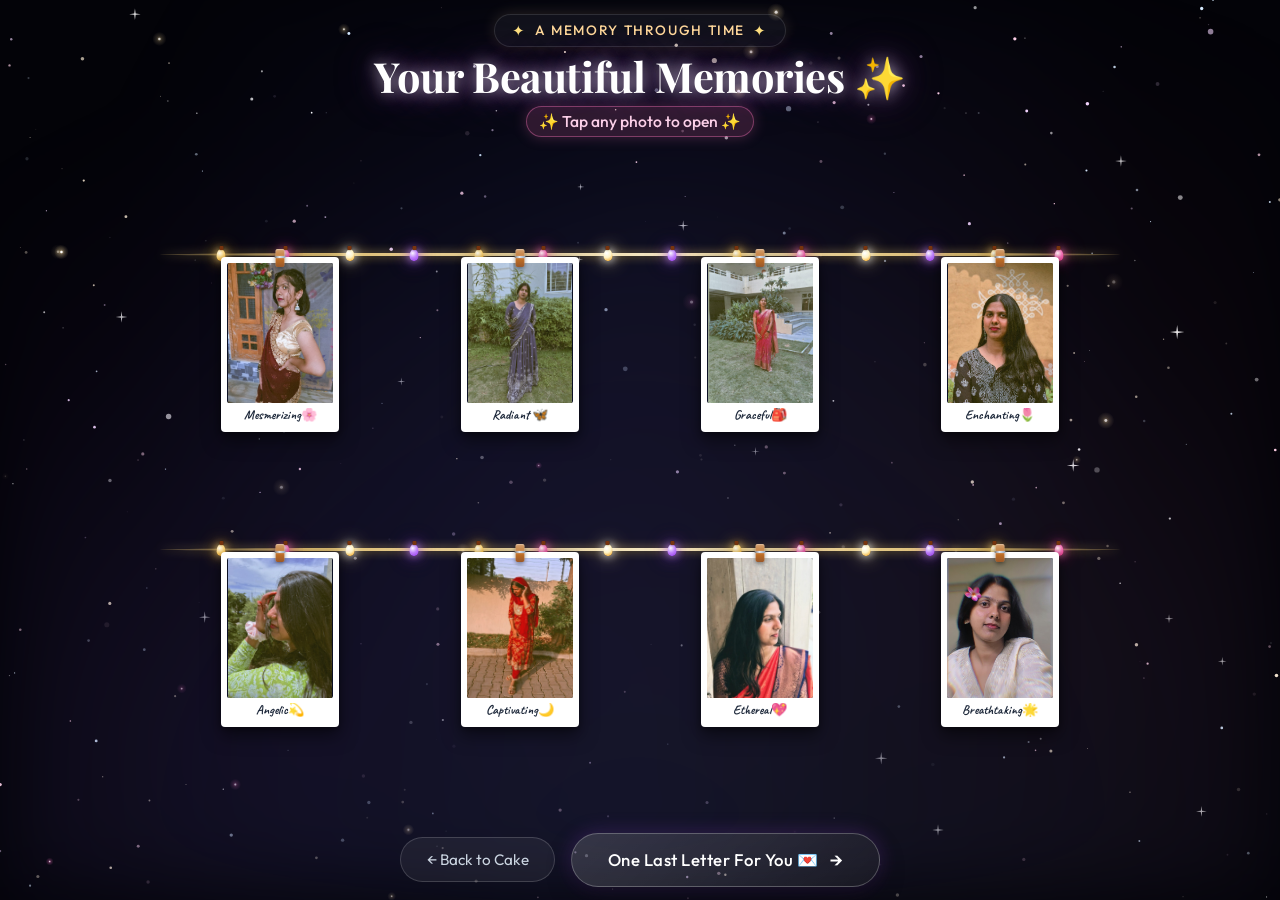
<file: page5.html>
<!DOCTYPE html>
<html lang="en" class="single-screen">

<head>
  <meta charset="UTF-8">
  <meta name="viewport" content="width=device-width, initial-scale=1.0">
  <title>Timeline - Your Beautiful Journey ✨</title>
  <link rel="preconnect" href="https://fonts.googleapis.com">
  <link rel="preconnect" href="https://fonts.gstatic.com" crossorigin>
  <link
    href="https://fonts.googleapis.com/css2?family=Caveat:wght@400..700&family=Outfit:wght@300;400;500;600&family=Playfair+Display:ital,wght@0,400..700;1,400..700&display=swap"
    rel="stylesheet">
  <link rel="stylesheet" href="css/style.css">
</head>

<body class="single-screen">
  <!-- Black screen intro fade overlay & Transition Butterfly -->
  <div class="intro-curtain" id="introCurtain">
    <canvas class="butterfly-transition-canvas" id="butterflyTransitionCanvas"></canvas>
    <div class="butterfly-transition-flight" id="butterflyTransitionFlight">
      <div class="butterfly-3d-model">
        <div class="butterfly-wing wing-left">
          <svg viewBox="0 0 70 90">
            <defs>
              <linearGradient id="transWingGradL" x1="100%" y1="50%" x2="0%" y2="0%">
                <stop offset="0%" stop-color="#38bdf8" stop-opacity="0.95" />
                <stop offset="35%" stop-color="#c084fc" stop-opacity="0.9" />
                <stop offset="70%" stop-color="#f472b6" stop-opacity="0.9" />
                <stop offset="100%" stop-color="#fbbf24" stop-opacity="0.95" />
              </linearGradient>
              <linearGradient id="transVeinGrad" x1="100%" y1="50%" x2="0%" y2="0%">
                <stop offset="0%" stop-color="#ffffff" stop-opacity="0.95" />
                <stop offset="100%" stop-color="#fef08a" stop-opacity="0.6" />
              </linearGradient>
            </defs>
            <path d="M 68,44 C 62,20 44,4 16,4 C 4,4 0,16 6,28 C 12,40 28,48 48,48 C 58,48 64,46 68,44 Z" fill="url(#transWingGradL)" stroke="rgba(255, 255, 255, 0.85)" stroke-width="0.9" />
            <path d="M 68,44 Q 45,26 18,7 M 68,44 Q 38,34 9,25 M 68,44 Q 38,44 14,37" fill="none" stroke="url(#transVeinGrad)" stroke-width="0.7" opacity="0.8" />
            <path d="M 65,46 C 54,50 32,54 20,64 C 10,74 22,86 36,84 C 48,82 58,68 65,52 Z" fill="url(#transWingGradL)" stroke="rgba(255, 255, 255, 0.85)" stroke-width="0.9" />
            <path d="M 65,48 Q 42,64 24,73 M 65,48 Q 50,70 34,80" fill="none" stroke="url(#transVeinGrad)" stroke-width="0.6" opacity="0.75" />
            <circle cx="14" cy="14" r="1.5" fill="#ffffff" />
            <circle cx="24" cy="9" r="1.2" fill="#ffd700" />
            <circle cx="8" cy="24" r="1.2" fill="#ffffff" />
            <circle cx="22" cy="72" r="1.4" fill="#ffd700" />
          </svg>
        </div>
        <div class="butterfly-body">
          <div class="butterfly-antenna left"></div>
          <div class="butterfly-antenna right"></div>
          <div class="butterfly-head"></div>
          <div class="butterfly-thorax"></div>
          <div class="butterfly-abdomen"></div>
        </div>
        <div class="butterfly-wing wing-right">
          <svg viewBox="0 0 70 90">
            <defs>
              <linearGradient id="transWingGradR" x1="0%" y1="50%" x2="100%" y2="0%">
                <stop offset="0%" stop-color="#38bdf8" stop-opacity="0.95" />
                <stop offset="35%" stop-color="#c084fc" stop-opacity="0.9" />
                <stop offset="70%" stop-color="#f472b6" stop-opacity="0.9" />
                <stop offset="100%" stop-color="#fbbf24" stop-opacity="0.95" />
              </linearGradient>
            </defs>
            <path d="M 2,44 C 8,20 26,4 54,4 C 66,4 70,16 64,28 C 58,40 42,48 22,48 C 12,48 6,46 2,44 Z" fill="url(#transWingGradR)" stroke="rgba(255, 255, 255, 0.85)" stroke-width="0.9" />
            <path d="M 2,44 Q 25,26 52,7 M 2,44 Q 32,34 61,25 M 2,44 Q 32,44 56,37" fill="none" stroke="url(#transVeinGrad)" stroke-width="0.7" opacity="0.8" />
            <path d="M 5,46 C 16,50 38,54 50,64 C 60,74 48,86 34,84 C 22,82 12,68 5,52 Z" fill="url(#transWingGradR)" stroke="rgba(255, 255, 255, 0.85)" stroke-width="0.9" />
            <path d="M 5,48 Q 28,64 46,73 M 5,48 Q 20,70 36,80" fill="none" stroke="url(#transVeinGrad)" stroke-width="0.6" opacity="0.75" />
            <circle cx="56" cy="14" r="1.5" fill="#ffffff" />
            <circle cx="46" cy="9" r="1.2" fill="#ffd700" />
            <circle cx="62" cy="24" r="1.2" fill="#ffffff" />
            <circle cx="48" cy="72" r="1.4" fill="#ffd700" />
          </svg>
        </div>
      </div>
    </div>
  </div>

  <!-- Starry Sky Canvas -->
  <canvas id="starCanvas"></canvas>
  <div class="nebula-bg"></div>

  <!-- Timeline Main Container (Zero Scroll, Fits 1 Screen) -->
  <main class="page5-container">
    <!-- Header -->
    <header class="timeline-header">
      <div class="sparkle-badge">
        <span class="sparkle-icon">✦</span>
        <span>A Memory Through Time</span>
        <span class="sparkle-icon">✦</span>
      </div>

      <h1 class="timeline-title">
        Your Beautiful Memories ✨
      </h1>

      <p class="timeline-subtitle">
        <span class="click-hint-badge">✨ Tap any photo to open ✨</span>
      </p>
    </header>

    <!-- Two Hanging Ropes Stage -->
    <section class="timeline-ropes-stage" aria-label="Photo timeline on hanging ropes">

      <!-- Rope 1: The Early Years & Growing Up (4 Pictures) -->
      <div class="rope-row">
        <div class="rope-line"></div>

        <!-- Photo 1: The Beginning -->
        <div class="polaroid-item" data-index="0" role="button" aria-label="Photo 1: The Beginning">
          <div class="clothespin"></div>
          <div class="polaroid-img-box">
            <div class="placeholder-photo">
              <span class="placeholder-icon">👶</span>
              <span class="placeholder-tag">Chapter 1</span>
            </div>
          </div>
          <div class="polaroid-caption">Mesmerizing🌸</div>
        </div>

        <!-- Photo 2: Little Dreamer -->
        <div class="polaroid-item" data-index="1" role="button" aria-label="Photo 2: Little Dreamer">
          <div class="clothespin"></div>
          <div class="polaroid-img-box">
            <div class="placeholder-photo">
              <span class="placeholder-icon"> 🦋</span>
              <span class="placeholder-tag">Chapter 2</span>
            </div>
          </div>
          <div class="polaroid-caption">Radiant 🦋</div>
        </div>

        <!-- Photo 3: School Days -->
        <div class="polaroid-item" data-index="2" role="button" aria-label="Photo 3: School Days">
          <div class="clothespin"></div>
          <div class="polaroid-img-box">
            <div class="placeholder-photo">
              <span class="placeholder-icon">🎒</span>
              <span class="placeholder-tag">Chapter 3</span>
            </div>
          </div>
          <div class="polaroid-caption">Graceful🎒</div>
        </div>

        <!-- Photo 4: Growing Up -->
        <div class="polaroid-item" data-index="3" role="button" aria-label="Photo 4: Growing Up">
          <div class="clothespin"></div>
          <div class="polaroid-img-box">
            <div class="placeholder-photo">
              <span class="placeholder-icon">🌷</span>
              <span class="placeholder-tag">Chapter 4</span>
            </div>
          </div>
          <div class="polaroid-caption">Enchanting🌷</div>
        </div>
      </div>

      <!-- Rope 2: When We Met & Up to Now (4 Pictures) -->
      <div class="rope-row">
        <div class="rope-line"></div>

        <!-- Photo 5: When We Met -->
        <div class="polaroid-item" data-index="4" role="button" aria-label="Photo 5: When We Met">
          <div class="clothespin"></div>
          <div class="polaroid-img-box">
            <div class="placeholder-photo">
              <span class="placeholder-icon">💫</span>
              <span class="placeholder-tag">Chapter 5</span>
            </div>
          </div>
          <div class="polaroid-caption">Angelic💫</div>
        </div>

        <!-- Photo 6: Golden Memories -->
        <div class="polaroid-item" data-index="5" role="button" aria-label="Photo 6: Golden Days">
          <div class="clothespin"></div>
          <div class="polaroid-img-box">
            <div class="placeholder-photo">
              <span class="placeholder-icon">🌙</span>
              <span class="placeholder-tag">Chapter 6</span>
            </div>
          </div>
          <div class="polaroid-caption">Captivating🌙</div>
        </div>

        <!-- Photo 7: Through It All -->
        <div class="polaroid-item" data-index="6" role="button" aria-label="Photo 7: Through It All">
          <div class="clothespin"></div>
          <div class="polaroid-img-box">
            <div class="placeholder-photo">
              <span class="placeholder-icon">🕊️</span>
              <span class="placeholder-tag">Chapter 7</span>
            </div>
          </div>
          <div class="polaroid-caption">Ethereal💖</div>
        </div>

        <!-- Photo 8: Today & Always -->
        <div class="polaroid-item" data-index="7" role="button" aria-label="Photo 8: Today & Always">
          <div class="clothespin"></div>
          <div class="polaroid-img-box">
            <div class="placeholder-photo">
              <span class="placeholder-icon">💖</span>
              <span class="placeholder-tag">Chapter 8</span>
            </div>
          </div>
          <div class="polaroid-caption">Breathtaking🌟</div>
        </div>
      </div>

    </section>

    <!-- Navigation Footer -->
    <footer class="nav-actions-container">
      <div class="nav-buttons-row">
        <a href="page4.html" class="back-btn" id="backBtn">
          ← Back to Cake
        </a>
        <a href="page6.html" class="next-btn" id="nextPageBtn">
          <span class="btn-glow"></span>
          <span class="btn-text">One Last Letter For You 💌</span>
          <span class="btn-icon">→</span>
        </a>
      </div>
    </footer>
  </main>

  <!-- Interactive Modal Lightbox for Photos (2-Column Layout, 3:4 Uncropped) -->
  <div class="timeline-modal-backdrop" id="timelineModal" role="dialog" aria-modal="true" aria-labelledby="cdTrackTitle">
    <div class="timeline-modal-card">
      <button type="button" class="modal-close-btn" id="modalCloseBtn" aria-label="Close photo view">✕</button>

      <!-- Left Column: Big 3:4 Picture (Never Cropped) -->
      <div class="modal-photo-col">
        <div class="modal-photo-wrapper" id="modalPhotoWrapper">
          <div class="placeholder-photo">
            <span class="placeholder-icon">🌸</span>
          </div>
        </div>
      </div>

      <!-- Right Column: Vinyl / CD Music Player Deck (At the place of message) -->
      <div class="modal-info-col">
        <div class="modal-cd-player" id="modalCdPlayer">
          <!-- Track Header -->
          <div class="cd-track-header">
            <span class="cd-badge">✨ Memory Melody</span>
            <h3 class="cd-track-title" id="cdTrackTitle">Mesmerizing🌸</h3>
          </div>

          <!-- Rotating Vinyl / CD Stage -->
          <div class="cd-disc-stage">
            <!-- Vinyl Record / CD Disc -->
            <div class="vinyl-disc" id="vinylDisc" role="button" tabindex="0" aria-label="Toggle music playback">
              <div class="vinyl-sheen"></div>
              <div class="vinyl-groove-ring ring-1"></div>
              <div class="vinyl-groove-ring ring-2"></div>
              <div class="vinyl-groove-ring ring-3"></div>
              <!-- Center Label (Classic CD Hub) -->
              <div class="vinyl-center-label" id="vinylCenterLabel">
                <div class="vinyl-center-ring"></div>
                <!-- Center Spindle Hole -->
                <div class="vinyl-spindle-hole"></div>
              </div>
            </div>

            <!-- Stylized Turntable Tonearm -->
            <div class="turntable-tonearm" id="turntableTonearm">
              <div class="tonearm-base"></div>
              <div class="tonearm-rod"></div>
              <div class="tonearm-head"></div>
            </div>
          </div>

          <!-- Interactive Player Controls & Timeline -->
          <div class="cd-controls-panel">
            <!-- Sound Wave Visualizer & Status -->
            <div class="cd-status-row">
              <div class="audio-wave-bars" id="audioWaveBars">
                <span class="wave-bar"></span>
                <span class="wave-bar"></span>
                <span class="wave-bar"></span>
                <span class="wave-bar"></span>
                <span class="wave-bar"></span>
              </div>
              <span class="cd-playing-status" id="cdPlayingStatus">Now Playing</span>
            </div>

            <!-- Progress Bar -->
            <div class="cd-progress-row">
              <span class="cd-time" id="cdCurrentTime">0:00</span>
              <div class="cd-progress-track" id="cdProgressTrack" role="progressbar" aria-valuenow="0" aria-valuemin="0" aria-valuemax="100">
                <div class="cd-progress-fill" id="cdProgressFill"></div>
              </div>
              <span class="cd-time" id="cdDuration">0:30</span>
            </div>

            <!-- Play / Pause Master Toggle Button -->
            <div class="cd-action-btns">
              <button type="button" class="cd-master-play-btn" id="photoAudioToggleBtn" aria-label="Play or pause audio">
                <span class="cd-play-icon" id="photoAudioPlayIcon">⏸</span>
              </button>
            </div>
          </div>
        </div>

        <!-- Modal Navigation Row -->
        <div class="modal-nav-row">
          <button type="button" class="modal-arrow-btn" id="modalPrevBtn">← Previous</button>
          <span class="modal-counter" id="modalCounter">1 / 8</span>
          <button type="button" class="modal-arrow-btn" id="modalNextBtn">Next →</button>
        </div>
      </div>
    </div>
  </div>

  <script src="js/stars.js"></script>
  <script src="js/main.js"></script>
  <script src="js/music.js"></script>
  <script src="js/timeline.js"></script>
</body>

</html>
</file>
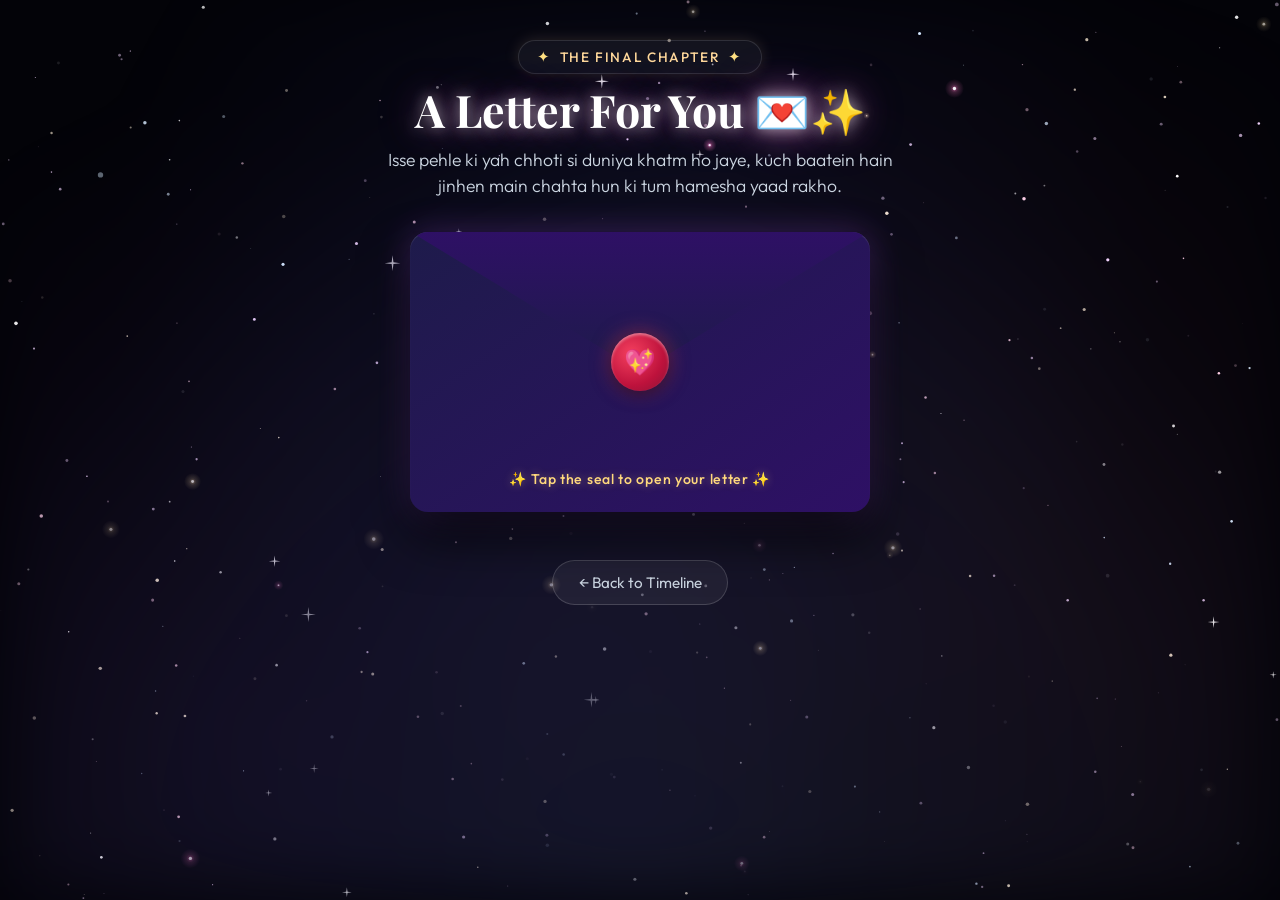
<file: page6.html>
<!DOCTYPE html>
<html lang="en" class="scrollable">

<head>
  <meta charset="UTF-8">
  <meta name="viewport" content="width=device-width, initial-scale=1.0">
  <title>A Letter For You 💌✨</title>
  <link rel="preconnect" href="https://fonts.googleapis.com">
  <link rel="preconnect" href="https://fonts.gstatic.com" crossorigin>
  <link
    href="https://fonts.googleapis.com/css2?family=Caveat:wght@400..700&family=Outfit:wght@300;400;500;600&family=Playfair+Display:ital,wght@0,400..700;1,400..700&display=swap"
    rel="stylesheet">
  <link rel="stylesheet" href="css/style.css">
</head>

<body class="scrollable">
  <!-- Black screen intro fade overlay & Transition Butterfly -->
  <div class="intro-curtain" id="introCurtain">
    <canvas class="butterfly-transition-canvas" id="butterflyTransitionCanvas"></canvas>
    <div class="butterfly-transition-flight" id="butterflyTransitionFlight">
      <div class="butterfly-3d-model">
        <div class="butterfly-wing wing-left">
          <svg viewBox="0 0 70 90">
            <defs>
              <linearGradient id="transWingGradL" x1="100%" y1="50%" x2="0%" y2="0%">
                <stop offset="0%" stop-color="#38bdf8" stop-opacity="0.95" />
                <stop offset="35%" stop-color="#c084fc" stop-opacity="0.9" />
                <stop offset="70%" stop-color="#f472b6" stop-opacity="0.9" />
                <stop offset="100%" stop-color="#fbbf24" stop-opacity="0.95" />
              </linearGradient>
              <linearGradient id="transVeinGrad" x1="100%" y1="50%" x2="0%" y2="0%">
                <stop offset="0%" stop-color="#ffffff" stop-opacity="0.95" />
                <stop offset="100%" stop-color="#fef08a" stop-opacity="0.6" />
              </linearGradient>
            </defs>
            <path d="M 68,44 C 62,20 44,4 16,4 C 4,4 0,16 6,28 C 12,40 28,48 48,48 C 58,48 64,46 68,44 Z" fill="url(#transWingGradL)" stroke="rgba(255, 255, 255, 0.85)" stroke-width="0.9" />
            <path d="M 68,44 Q 45,26 18,7 M 68,44 Q 38,34 9,25 M 68,44 Q 38,44 14,37" fill="none" stroke="url(#transVeinGrad)" stroke-width="0.7" opacity="0.8" />
            <path d="M 65,46 C 54,50 32,54 20,64 C 10,74 22,86 36,84 C 48,82 58,68 65,52 Z" fill="url(#transWingGradL)" stroke="rgba(255, 255, 255, 0.85)" stroke-width="0.9" />
            <path d="M 65,48 Q 42,64 24,73 M 65,48 Q 50,70 34,80" fill="none" stroke="url(#transVeinGrad)" stroke-width="0.6" opacity="0.75" />
            <circle cx="14" cy="14" r="1.5" fill="#ffffff" />
            <circle cx="24" cy="9" r="1.2" fill="#ffd700" />
            <circle cx="8" cy="24" r="1.2" fill="#ffffff" />
            <circle cx="22" cy="72" r="1.4" fill="#ffd700" />
          </svg>
        </div>
        <div class="butterfly-body">
          <div class="butterfly-antenna left"></div>
          <div class="butterfly-antenna right"></div>
          <div class="butterfly-head"></div>
          <div class="butterfly-thorax"></div>
          <div class="butterfly-abdomen"></div>
        </div>
        <div class="butterfly-wing wing-right">
          <svg viewBox="0 0 70 90">
            <defs>
              <linearGradient id="transWingGradR" x1="0%" y1="50%" x2="100%" y2="0%">
                <stop offset="0%" stop-color="#38bdf8" stop-opacity="0.95" />
                <stop offset="35%" stop-color="#c084fc" stop-opacity="0.9" />
                <stop offset="70%" stop-color="#f472b6" stop-opacity="0.9" />
                <stop offset="100%" stop-color="#fbbf24" stop-opacity="0.95" />
              </linearGradient>
            </defs>
            <path d="M 2,44 C 8,20 26,4 54,4 C 66,4 70,16 64,28 C 58,40 42,48 22,48 C 12,48 6,46 2,44 Z" fill="url(#transWingGradR)" stroke="rgba(255, 255, 255, 0.85)" stroke-width="0.9" />
            <path d="M 2,44 Q 25,26 52,7 M 2,44 Q 32,34 61,25 M 2,44 Q 32,44 56,37" fill="none" stroke="url(#transVeinGrad)" stroke-width="0.7" opacity="0.8" />
            <path d="M 5,46 C 16,50 38,54 50,64 C 60,74 48,86 34,84 C 22,82 12,68 5,52 Z" fill="url(#transWingGradR)" stroke="rgba(255, 255, 255, 0.85)" stroke-width="0.9" />
            <path d="M 5,48 Q 28,64 46,73 M 5,48 Q 20,70 36,80" fill="none" stroke="url(#transVeinGrad)" stroke-width="0.6" opacity="0.75" />
            <circle cx="56" cy="14" r="1.5" fill="#ffffff" />
            <circle cx="46" cy="9" r="1.2" fill="#ffd700" />
            <circle cx="62" cy="24" r="1.2" fill="#ffffff" />
            <circle cx="48" cy="72" r="1.4" fill="#ffd700" />
          </svg>
        </div>
      </div>
    </div>
  </div>

  <!-- Starry Sky Canvas -->
  <canvas id="starCanvas"></canvas>
  <div class="nebula-bg"></div>

  <!-- Main Container -->
  <main class="page-letter-container">
    <!-- Header -->
    <header class="letter-page-header">
      <div class="sparkle-badge">
        <span class="sparkle-icon">✦</span>
        <span>The Final Chapter</span>
        <span class="sparkle-icon">✦</span>
      </div>

      <h1 class="letter-page-title">
        A Letter For You 💌✨
      </h1>

      <p class="letter-page-subtitle">
        Isse pehle ki yah chhoti si duniya khatm ho jaye, kuch baatein hain jinhen main chahta hun ki tum hamesha yaad
        rakho.
      </p>
    </header>

    <!-- Closed Wax-Sealed Envelope View -->
    <div class="envelope-wrapper" id="envelopeWrapper" role="button" tabindex="0" aria-label="Open Birthday Letter">
      <div class="envelope-top-flap"></div>
      <div class="wax-seal">💖</div>
      <div class="seal-prompt">
        <span>✨ Tap the seal to open your letter ✨</span>
      </div>
    </div>

    <!-- Unfolded Parchment Letter View -->
    <section class="letter-parchment-container" id="letterParchment" aria-label="Birthday Letter">
      <div class="parchment-card">
        <!-- Salutation -->
        <h2 class="letter-salutation">My Forever Favorite Person,</h2>

        <!-- Letter Content -->
        <div class="letter-content">
          <p class="letter-p">
            Happy Birthday Hanshu 💖,
          </p>

          <p class="letter-p">
            Tum just ek common person nhi ho, tum bahut hi special one ho jiska mere andar ek different place hai baki
            chijon se bilkul alag.
            main tumko thankyou bolna chahunga vo sabhi memories ke liye jo ab tk humne banayi hai.
          </p>

          <p class="letter-p">
            Tumahare sath jitne bhi moment huye hai bahut hi precious hai mere liye. tumne bina kuch kahe bahut sare
            changes layi ho mere life me.
          </p>

          <p class="letter-p">
            Humesha khus raho aur tumahari life me jo bhi tumne dream dekhe hai vo sabhi pure ho. Aur humesha isi tarah
            amazing raho jaisi tum ho.
          </p>
        </div>

        <!-- Signature Block -->
        <div class="letter-signature-block">
          <span class="letter-sign-off">With all my heart, always and forever,</span>
        </div>

        <!-- Postscript Note -->
        <div class="letter-ps">
          <strong>P.S.</strong> Keep smiling, keep shining, and never stop being the wonderful person you are. 🎂🌟
        </div>
      </div>

      <!-- Action Controls -->
      <div class="letter-actions-container">
        <!-- Top Row: Back & Seal Again -->
        <div class="letter-secondary-actions">
          <a href="page5.html" class="back-btn" id="backBtn">
            ← Back to Timeline
          </a>
          <button type="button" class="seal-back-btn" id="sealLetterBackBtn">
            <span>↺</span> Seal Letter Back
          </button>
        </div>

        <!-- Bottom Row: Restart Journey Aligned Down Below -->
        <div class="letter-restart-wrapper">
          <a href="index.html" class="restart-universe-btn" id="restartUniverseBtn">
            <span class="btn-icon">🌟</span>
            <span class="btn-text">Restart Journey ✨</span>
          </a>
        </div>
      </div>
    </section>

    <!-- Initial Bottom Controls (When envelope is still sealed) -->
    <footer class="nav-actions-container" id="sealedNavFooter" style="margin-top: 1.5rem;">
      <div class="nav-buttons-row">
        <a href="page5.html" class="back-btn">
          ← Back to Timeline
        </a>
      </div>
    </footer>
  </main>

  <script src="js/stars.js"></script>
  <script src="js/main.js"></script>
  <script src="js/music.js"></script>
  <script src="js/letter.js"></script>
</body>

</html>
</file>
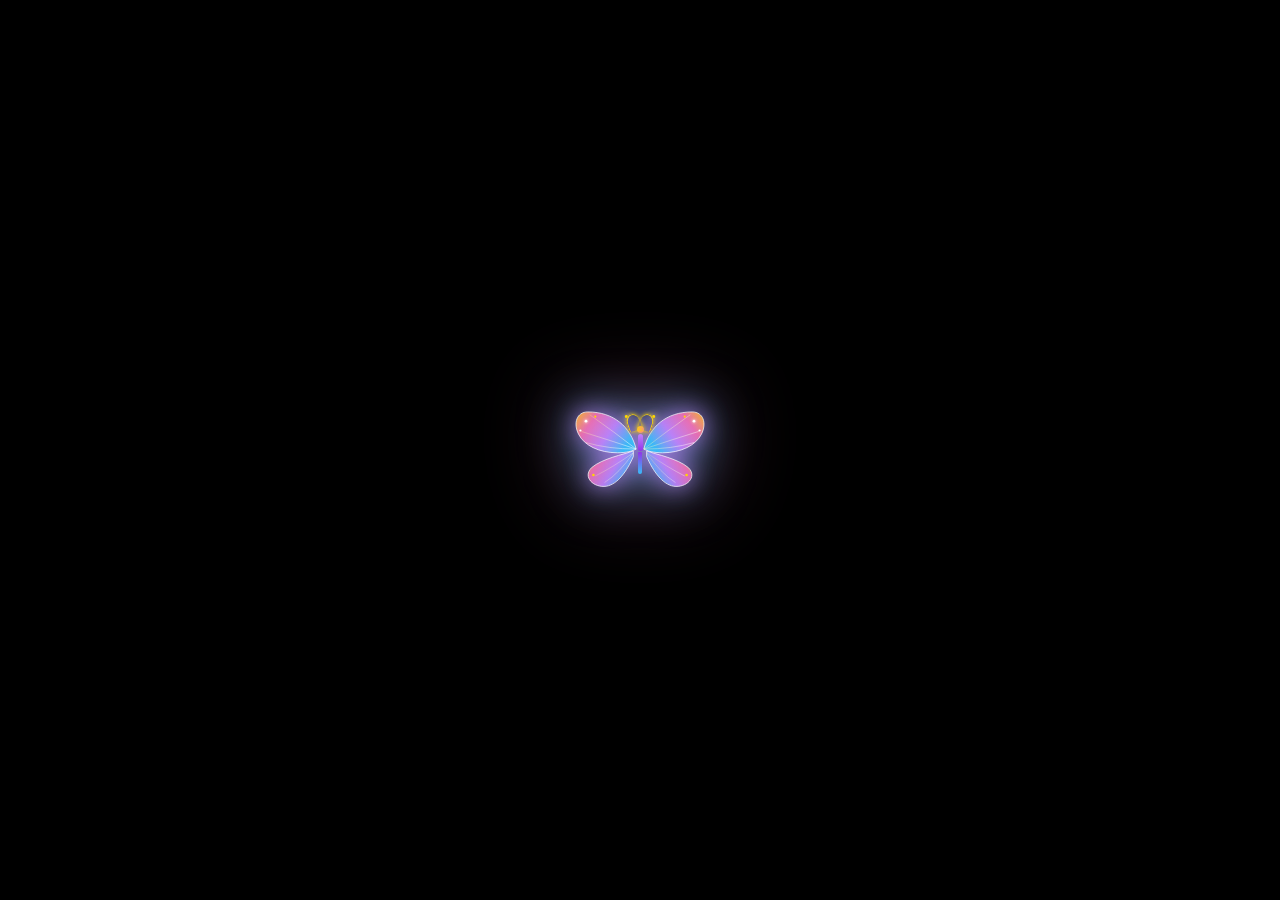
<file: scratch/test_butterfly.html>
<!DOCTYPE html>
<html lang="en">
<head>
  <meta charset="UTF-8">
  <title>Butterfly Test</title>
  <style>
    body {
      margin: 0;
      background: #000;
      min-height: 100vh;
      display: flex;
      align-items: center;
      justify-content: center;
      overflow: hidden;
    }
    .butterfly-rig {
      position: relative;
      width: 140px;
      height: 100px;
      display: flex;
      align-items: center;
      justify-content: center;
      perspective: 700px;
      transform-style: preserve-3d;
      filter: drop-shadow(0 0 12px rgba(192, 132, 252, 0.85))
              drop-shadow(0 0 25px rgba(56, 189, 248, 0.6))
              drop-shadow(0 0 40px rgba(244, 114, 182, 0.45));
    }
    .wing-container {
      position: absolute;
      width: 65px;
      height: 90px;
      top: 5px;
    }
    .wing-left {
      right: calc(50% + 2px);
      transform-origin: 100% 50%;
      animation: flapLeft 0.16s infinite alternate ease-in-out;
    }
    .wing-right {
      left: calc(50% + 2px);
      transform-origin: 0% 50%;
      animation: flapRight 0.16s infinite alternate ease-in-out;
    }
    @keyframes flapLeft {
      0% { transform: rotateY(0deg) rotateZ(0deg); }
      100% { transform: rotateY(68deg) rotateZ(-6deg); }
    }
    @keyframes flapRight {
      0% { transform: rotateY(0deg) rotateZ(0deg); }
      100% { transform: rotateY(-68deg) rotateZ(6deg); }
    }
    .butterfly-body {
      position: absolute;
      width: 6px;
      height: 48px;
      display: flex;
      flex-direction: column;
      align-items: center;
      z-index: 10;
      animation: bodyBob 0.16s infinite alternate ease-in-out;
    }
    @keyframes bodyBob {
      0% { transform: translateY(0); }
      100% { transform: translateY(-2.5px); }
    }
    .head {
      width: 7px;
      height: 7px;
      border-radius: 50%;
      background: linear-gradient(135deg, #ffd700, #f472b6);
      box-shadow: 0 0 6px #ffd700;
    }
    .thorax {
      width: 5px;
      height: 18px;
      border-radius: 3px;
      background: linear-gradient(180deg, #c084fc, #9333ea);
      margin-top: 1px;
    }
    .abdomen {
      width: 4px;
      height: 22px;
      border-radius: 2px 2px 4px 4px;
      background: linear-gradient(180deg, #9333ea, #38bdf8);
      margin-top: 1px;
    }
    .antenna {
      position: absolute;
      top: -12px;
      width: 12px;
      height: 16px;
      border: 1px solid #ffd700;
      border-bottom: none;
      border-radius: 50% 50% 0 0;
      box-shadow: 0 0 4px #ffd700;
    }
    .antenna.left {
      right: 3px;
      border-right: none;
      transform: rotate(-18deg);
    }
    .antenna.right {
      left: 3px;
      border-left: none;
      transform: rotate(18deg);
    }
    .antenna::after {
      content: '';
      position: absolute;
      top: -2px;
      width: 3px;
      height: 3px;
      border-radius: 50%;
      background: #ffd700;
      box-shadow: 0 0 6px #ffffff, 0 0 10px #ffd700;
    }
    .antenna.left::after { left: -1px; }
    .antenna.right::after { right: -1px; }
    svg {
      width: 100%;
      height: 100%;
      overflow: visible;
    }
  </style>
</head>
<body>
  <div class="butterfly-rig">
    <div class="wing-container wing-left">
      <svg viewBox="0 0 70 90">
        <defs>
          <linearGradient id="wingGradL" x1="100%" y1="50%" x2="0%" y2="0%">
            <stop offset="0%" stop-color="#38bdf8" stop-opacity="0.95" />
            <stop offset="35%" stop-color="#c084fc" stop-opacity="0.9" />
            <stop offset="70%" stop-color="#f472b6" stop-opacity="0.9" />
            <stop offset="100%" stop-color="#fbbf24" stop-opacity="0.95" />
          </linearGradient>
          <linearGradient id="veinGrad" x1="100%" y1="50%" x2="0%" y2="0%">
            <stop offset="0%" stop-color="#ffffff" stop-opacity="0.9" />
            <stop offset="100%" stop-color="#fef08a" stop-opacity="0.5" />
          </linearGradient>
        </defs>
        <!-- Left Forewing -->
        <path d="M 68,44 C 62,20 44,4 16,4 C 4,4 0,16 6,28 C 12,40 28,48 48,48 C 58,48 64,46 68,44 Z"
              fill="url(#wingGradL)" stroke="rgba(255, 255, 255, 0.85)" stroke-width="0.9" />
        <!-- Veins -->
        <path d="M 68,44 Q 45,26 18,7 M 68,44 Q 38,34 9,25 M 68,44 Q 38,44 14,37"
              fill="none" stroke="url(#veinGrad)" stroke-width="0.7" opacity="0.8" />
        <!-- Left Hindwing -->
        <path d="M 65,46 C 54,50 32,54 20,64 C 10,74 22,86 36,84 C 48,82 58,68 65,52 Z"
              fill="url(#wingGradL)" stroke="rgba(255, 255, 255, 0.85)" stroke-width="0.9" />
        <!-- Hindwing Veins -->
        <path d="M 65,48 Q 42,64 24,73 M 65,48 Q 50,70 34,80"
              fill="none" stroke="url(#veinGrad)" stroke-width="0.6" opacity="0.75" />
        <!-- Stardust accents -->
        <circle cx="14" cy="14" r="1.5" fill="#ffffff" filter="drop-shadow(0 0 2px #fff)" />
        <circle cx="24" cy="9" r="1.2" fill="#ffd700" />
        <circle cx="8" cy="24" r="1.2" fill="#ffffff" />
        <circle cx="22" cy="72" r="1.4" fill="#ffd700" />
      </svg>
    </div>

    <div class="butterfly-body">
      <div class="antenna left"></div>
      <div class="antenna right"></div>
      <div class="head"></div>
      <div class="thorax"></div>
      <div class="abdomen"></div>
    </div>

    <div class="wing-container wing-right">
      <svg viewBox="0 0 70 90">
        <defs>
          <linearGradient id="wingGradR" x1="0%" y1="50%" x2="100%" y2="0%">
            <stop offset="0%" stop-color="#38bdf8" stop-opacity="0.95" />
            <stop offset="35%" stop-color="#c084fc" stop-opacity="0.9" />
            <stop offset="70%" stop-color="#f472b6" stop-opacity="0.9" />
            <stop offset="100%" stop-color="#fbbf24" stop-opacity="0.95" />
          </linearGradient>
        </defs>
        <!-- Right Forewing -->
        <path d="M 2,44 C 8,20 26,4 54,4 C 66,4 70,16 64,28 C 58,40 42,48 22,48 C 12,48 6,46 2,44 Z"
              fill="url(#wingGradR)" stroke="rgba(255, 255, 255, 0.85)" stroke-width="0.9" />
        <!-- Veins -->
        <path d="M 2,44 Q 25,26 52,7 M 2,44 Q 32,34 61,25 M 2,44 Q 32,44 56,37"
              fill="none" stroke="url(#veinGrad)" stroke-width="0.7" opacity="0.8" />
        <!-- Right Hindwing -->
        <path d="M 5,46 C 16,50 38,54 50,64 C 60,74 48,86 34,84 C 22,82 12,68 5,52 Z"
              fill="url(#wingGradR)" stroke="rgba(255, 255, 255, 0.85)" stroke-width="0.9" />
        <!-- Hindwing Veins -->
        <path d="M 5,48 Q 28,64 46,73 M 5,48 Q 20,70 36,80"
              fill="none" stroke="url(#veinGrad)" stroke-width="0.6" opacity="0.75" />
        <!-- Stardust accents -->
        <circle cx="56" cy="14" r="1.5" fill="#ffffff" filter="drop-shadow(0 0 2px #fff)" />
        <circle cx="46" cy="9" r="1.2" fill="#ffd700" />
        <circle cx="62" cy="24" r="1.2" fill="#ffffff" />
        <circle cx="48" cy="72" r="1.4" fill="#ffd700" />
      </svg>
    </div>
  </div>
</body>
</html>
</file>
<file: css/style.css>
/* ==========================================================================
   Base & Reset
   ========================================================================== */
*, *::before, *::after {
  box-sizing: border-box;
  margin: 0;
  padding: 0;
}

:root {
  --bg-deep: #030308;
  --bg-dark: #070716;
  --text-main: #f0f4ff;
  --text-muted: #a6b1d1;
  --star-glow: rgba(220, 235, 255, 0.9);
  --gold-glow: #ffd97d;
  --accent-purple: #7a5af8;
  --accent-pink: #f472b6;
  --font-heading: 'Playfair Display', Georgia, serif;
  --font-body: 'Outfit', -apple-system, BlinkMacSystemFont, sans-serif;
  --font-accent: 'Caveat', cursive;
}

html {
  min-height: 100%;
  background-color: var(--bg-deep);
  scroll-behavior: smooth;
}

body {
  min-height: 100vh;
  background-color: var(--bg-deep);
  color: var(--text-main);
  font-family: var(--font-body);
  user-select: none;
  -webkit-font-smoothing: antialiased;
  overflow-x: hidden;
}

body.fixed-screen {
  height: 100vh;
  overflow: hidden;
}

/* ==========================================================================
   Intro Curtain & Ethereal Transition Butterfly
   ========================================================================== */
.intro-curtain {
  position: fixed;
  inset: 0;
  background-color: #000000;
  z-index: 999990;
  pointer-events: none;
  opacity: 1;
  overflow: hidden;
  transition: opacity 0.35s cubic-bezier(0.2, 0.8, 0.2, 1);
}

.intro-curtain.fade-out {
  opacity: 0;
}

/* Butterfly Transition Particle Canvas */
.butterfly-transition-canvas {
  position: absolute;
  inset: 0;
  width: 100%;
  height: 100%;
  pointer-events: none;
  z-index: 1;
}

/* Butterfly Transition Flight Rig */
.butterfly-transition-flight {
  position: absolute;
  left: 0;
  top: 0;
  width: 120px;
  height: 90px;
  pointer-events: none;
  z-index: 2;
  opacity: 0;
  visibility: hidden;
  will-change: transform, opacity;
}

.butterfly-transition-flight.active-fly {
  visibility: visible;
  animation: butterflyFlyForward 1.2s cubic-bezier(0.25, 0.1, 0.25, 1) forwards;
}

.butterfly-transition-flight.active-fly.fly-backward {
  animation: butterflyFlyBackward 1.2s cubic-bezier(0.25, 0.1, 0.25, 1) forwards;
}

/* 3D Model with Ethereal Starlight Luminescence */
.butterfly-3d-model {
  position: relative;
  width: 100%;
  height: 100%;
  display: flex;
  align-items: center;
  justify-content: center;
  perspective: 700px;
  transform-style: preserve-3d;
  filter: drop-shadow(0 0 10px rgba(192, 132, 252, 0.95))
          drop-shadow(0 0 22px rgba(56, 189, 248, 0.75))
          drop-shadow(0 0 35px rgba(244, 114, 182, 0.55));
  will-change: transform;
}

/* Butterfly Wings Container */
.butterfly-wing {
  position: absolute;
  width: 58px;
  height: 80px;
  top: 5px;
  backface-visibility: hidden;
  will-change: transform;
}

.butterfly-wing.wing-left {
  right: calc(50% + 2px);
  transform-origin: 100% 50%;
  animation: flapWingLeft 0.14s infinite alternate ease-in-out;
}

.butterfly-wing.wing-right {
  left: calc(50% + 2px);
  transform-origin: 0% 50%;
  animation: flapWingRight 0.14s infinite alternate ease-in-out;
}

@keyframes flapWingLeft {
  0% {
    transform: rotateY(0deg) rotateZ(0deg);
  }
  100% {
    transform: rotateY(68deg) rotateZ(-6deg);
  }
}

@keyframes flapWingRight {
  0% {
    transform: rotateY(0deg) rotateZ(0deg);
  }
  100% {
    transform: rotateY(-68deg) rotateZ(6deg);
  }
}

.butterfly-wing svg {
  width: 100%;
  height: 100%;
  overflow: visible;
  display: block;
}

/* Butterfly Central Anatomy */
.butterfly-body {
  position: absolute;
  width: 6px;
  height: 44px;
  display: flex;
  flex-direction: column;
  align-items: center;
  z-index: 10;
  animation: butterflyBodyBob 0.14s infinite alternate ease-in-out;
}

@keyframes butterflyBodyBob {
  0% {
    transform: translateY(0);
  }
  100% {
    transform: translateY(-2.5px);
  }
}

.butterfly-head {
  width: 6px;
  height: 6px;
  border-radius: 50%;
  background: linear-gradient(135deg, #ffd700, #f472b6);
  box-shadow: 0 0 8px #ffd700, 0 0 12px rgba(255, 255, 255, 0.8);
}

.butterfly-thorax {
  width: 5px;
  height: 16px;
  border-radius: 3px;
  background: linear-gradient(180deg, #c084fc, #9333ea);
  margin-top: 1px;
  box-shadow: 0 0 6px rgba(192, 132, 252, 0.6);
}

.butterfly-abdomen {
  width: 4px;
  height: 20px;
  border-radius: 2px 2px 4px 4px;
  background: linear-gradient(180deg, #9333ea, #38bdf8);
  margin-top: 1px;
  box-shadow: 0 0 6px rgba(56, 189, 248, 0.6);
}

.butterfly-antenna {
  position: absolute;
  top: -12px;
  width: 11px;
  height: 15px;
  border: 1px solid #ffd700;
  border-bottom: none;
  border-radius: 50% 50% 0 0;
  box-shadow: 0 0 4px #ffd700;
}

.butterfly-antenna.left {
  right: 3px;
  border-right: none;
  transform: rotate(-18deg);
}

.butterfly-antenna.right {
  left: 3px;
  border-left: none;
  transform: rotate(18deg);
}

.butterfly-antenna::after {
  content: '';
  position: absolute;
  top: -2px;
  width: 3px;
  height: 3px;
  border-radius: 50%;
  background: #ffffff;
  box-shadow: 0 0 6px #ffffff, 0 0 10px #ffd700;
}

.butterfly-antenna.left::after {
  left: -1px;
}

.butterfly-antenna.right::after {
  right: -1px;
}

/* Flight Path Keyframes */
@keyframes butterflyFlyForward {
  0% {
    opacity: 0;
    transform: translate3d(-90px, 82vh, 0) scale(0.4) rotate(32deg);
  }
  12% {
    opacity: 1;
    transform: translate3d(12vw, 68vh, 0) scale(0.8) rotate(18deg);
  }
  32% {
    opacity: 1;
    transform: translate3d(32vw, 50vh, 0) scale(1) rotate(36deg);
  }
  52% {
    opacity: 1;
    transform: translate3d(52vw, 36vh, 0) scale(1.08) rotate(12deg);
  }
  72% {
    opacity: 1;
    transform: translate3d(70vw, 24vh, 0) scale(0.96) rotate(30deg);
  }
  86% {
    opacity: 0.95;
    transform: translate3d(85vw, 15vh, 0) scale(0.85) rotate(18deg);
  }
  94% {
    opacity: 0.45;
    transform: translate3d(92vw, 10vh, 0) scale(0.65) rotate(24deg);
  }
  100% {
    opacity: 0;
    transform: translate3d(98vw, 5vh, 0) scale(0.2) rotate(35deg);
  }
}

@keyframes butterflyFlyBackward {
  0% {
    opacity: 0;
    transform: translate3d(calc(100vw + 50px), 82vh, 0) scale(0.4) rotate(-32deg);
  }
  12% {
    opacity: 1;
    transform: translate3d(86vw, 68vh, 0) scale(0.8) rotate(-18deg);
  }
  32% {
    opacity: 1;
    transform: translate3d(66vw, 50vh, 0) scale(1) rotate(-36deg);
  }
  52% {
    opacity: 1;
    transform: translate3d(46vw, 36vh, 0) scale(1.08) rotate(-12deg);
  }
  72% {
    opacity: 1;
    transform: translate3d(28vw, 24vh, 0) scale(0.96) rotate(-30deg);
  }
  86% {
    opacity: 0.95;
    transform: translate3d(14vw, 15vh, 0) scale(0.85) rotate(-18deg);
  }
  94% {
    opacity: 0.45;
    transform: translate3d(6vw, 10vh, 0) scale(0.65) rotate(-24deg);
  }
  100% {
    opacity: 0;
    transform: translate3d(-2vw, 5vh, 0) scale(0.2) rotate(-35deg);
  }
}

/* ==========================================================================
   Cosmic Big Bang Star Supernova Explosion Overlay
   ========================================================================== */
.big-bang-overlay {
  position: fixed;
  inset: 0;
  width: 100vw;
  height: 100vh;
  background-color: #000000;
  z-index: 999998;
  display: flex;
  align-items: center;
  justify-content: center;
  overflow: hidden;
  pointer-events: none;
  opacity: 1;
  transition: opacity 0.85s cubic-bezier(0.2, 0.8, 0.2, 1);
}

.big-bang-overlay.fade-out {
  opacity: 0;
}

#bigBangCanvas {
  position: absolute;
  inset: 0;
  width: 100%;
  height: 100%;
  pointer-events: none;
  z-index: 10;
}

/* Primordial Star at Center */
.primordial-star {
  position: absolute;
  top: 50%;
  left: 50%;
  transform: translate(-50%, -50%);
  width: 16px;
  height: 16px;
  display: flex;
  align-items: center;
  justify-content: center;
  z-index: 20;
}

.star-core {
  width: 12px;
  height: 12px;
  border-radius: 50%;
  background: #ffffff;
  box-shadow: 
    0 0 12px #ffffff,
    0 0 25px #ffd97d,
    0 0 50px #f472b6,
    0 0 85px #a855f7;
}

.star-halo {
  position: absolute;
  width: 48px;
  height: 48px;
  border-radius: 50%;
  background: radial-gradient(circle, rgba(255, 255, 255, 0.95) 0%, rgba(244, 114, 182, 0.5) 45%, transparent 70%);
  filter: blur(4px);
  animation: haloPulse 0.4s ease-in-out infinite alternate;
}

.star-flares {
  position: absolute;
  width: 80px;
  height: 80px;
  pointer-events: none;
}

.star-flares::before,
.star-flares::after {
  content: '';
  position: absolute;
  top: 50%;
  left: 50%;
  transform: translate(-50%, -50%);
  background: linear-gradient(90deg, transparent 0%, rgba(255, 255, 255, 0.95) 50%, transparent 100%);
  border-radius: 999px;
  box-shadow: 0 0 12px #ffd97d;
}

.star-flares::before {
  width: 130px;
  height: 2px;
}

.star-flares::after {
  width: 2px;
  height: 130px;
}

@keyframes haloPulse {
  0% { transform: scale(0.85); opacity: 0.7; }
  100% { transform: scale(1.3); opacity: 1; }
}

@keyframes starGatherEnergy {
  0% {
    transform: translate(-50%, -50%) scale(0.1);
    opacity: 0;
  }
  25% {
    transform: translate(-50%, -50%) scale(0.9);
    opacity: 0.9;
  }
  65% {
    transform: translate(-50%, -50%) scale(1.4);
    opacity: 1;
    filter: drop-shadow(0 0 15px #fff) drop-shadow(0 0 35px #f472b6);
  }
  88% {
    transform: translate(-50%, -50%) scale(0.65);
    opacity: 1;
  }
  100% {
    transform: translate(-50%, -50%) scale(2.8);
    opacity: 1;
  }
}

/* Blinding Supernova Flash */
.big-bang-flash {
  position: absolute;
  inset: 0;
  background: radial-gradient(circle at center, rgba(255, 255, 255, 1) 0%, rgba(255, 235, 200, 0.85) 35%, rgba(244, 114, 182, 0.6) 65%, transparent 100%);
  opacity: 0;
  z-index: 30;
  pointer-events: none;
}

.big-bang-flash.active {
  animation: flashBurst 0.65s cubic-bezier(0.1, 0.9, 0.2, 1) forwards;
}

@keyframes flashBurst {
  0% { opacity: 0; transform: scale(0.2); }
  25% { opacity: 1; transform: scale(1); }
  100% { opacity: 0; transform: scale(1.5); }
}

/* Expanding Shockwave Rings */
.shockwave-ring {
  position: absolute;
  top: 50%;
  left: 50%;
  transform: translate(-50%, -50%) scale(0);
  width: 80px;
  height: 80px;
  border-radius: 50%;
  border: 3px solid rgba(255, 255, 255, 0.95);
  box-shadow: 
    0 0 25px rgba(255, 217, 125, 0.95),
    inset 0 0 25px rgba(244, 114, 182, 0.85);
  opacity: 0;
  pointer-events: none;
  z-index: 25;
}

.shockwave-ring.active-1 {
  animation: shockwaveExpand1 1.25s cubic-bezier(0.12, 0.8, 0.25, 1) forwards;
}

.shockwave-ring.active-2 {
  animation: shockwaveExpand2 1.45s cubic-bezier(0.15, 0.75, 0.3, 1) 0.12s forwards;
}

@keyframes shockwaveExpand1 {
  0% {
    transform: translate(-50%, -50%) scale(0.1);
    opacity: 1;
    border-width: 4px;
  }
  60% {
    opacity: 0.85;
    border-width: 2.5px;
  }
  100% {
    transform: translate(-50%, -50%) scale(34);
    opacity: 0;
    border-width: 1px;
  }
}

@keyframes shockwaveExpand2 {
  0% {
    transform: translate(-50%, -50%) scale(0.1);
    opacity: 0.9;
    border-color: rgba(244, 114, 182, 0.95);
  }
  60% {
    opacity: 0.75;
  }
  100% {
    transform: translate(-50%, -50%) scale(38);
    opacity: 0;
  }
}

/* ==========================================================================
   Starfield Canvas & Ambient Nebula
   ========================================================================== */
#starCanvas {
  position: fixed;
  inset: 0;
  width: 100vw;
  height: 100vh;
  z-index: 1;
  display: block;
  pointer-events: none;
}

#fairyDustCanvas {
  position: fixed;
  inset: 0;
  width: 100vw;
  height: 100vh;
  z-index: 99999;
  pointer-events: none;
  display: block;
}

@keyframes nebulaBreathe {
  0%, 100% {
    opacity: 0.85;
    transform: scale(1);
  }
  50% {
    opacity: 1;
    transform: scale(1.05);
  }
}

.nebula-bg {
  position: fixed;
  inset: 0;
  z-index: 2;
  pointer-events: none;
  background: 
    radial-gradient(circle at 50% 30%, rgba(99, 102, 241, 0.09) 0%, transparent 60%),
    radial-gradient(circle at 20% 80%, rgba(168, 85, 247, 0.08) 0%, transparent 50%),
    radial-gradient(circle at 80% 70%, rgba(244, 114, 182, 0.06) 0%, transparent 55%),
    radial-gradient(circle at 50% 100%, rgba(15, 23, 42, 0.8) 0%, transparent 70%);
  filter: blur(40px);
  animation: nebulaBreathe 20s ease-in-out infinite;
}

/* ==========================================================================
   Main Page Layout
   ========================================================================== */
.page-container {
  position: relative;
  z-index: 10;
  width: 100%;
  height: 100vh;
  display: flex;
  align-items: center;
  justify-content: center;
  padding: 1.5rem;
}

.content-box {
  max-width: 680px;
  width: 100%;
  text-align: center;
  display: flex;
  flex-direction: column;
  align-items: center;
  gap: 1.5rem;
  padding: 2.5rem 2rem;
  background: rgba(10, 12, 28, 0.45);
  backdrop-filter: blur(14px);
  -webkit-backdrop-filter: blur(14px);
  border-radius: 28px;
  border: 1px solid rgba(255, 255, 255, 0.08);
  box-shadow: 
    0 20px 50px rgba(0, 0, 0, 0.6),
    0 0 40px rgba(120, 119, 198, 0.12),
    inset 0 1px 1px rgba(255, 255, 255, 0.15);
  animation: floatBox 6s ease-in-out infinite alternate;
  transition: opacity 1.3s cubic-bezier(0.16, 1, 0.3, 1), transform 1.3s cubic-bezier(0.16, 1, 0.3, 1), filter 1.3s ease;
}

#step-1 .content-box:not(.ready) {
  opacity: 0;
  transform: scale(0.92) translateY(24px);
  filter: blur(10px);
}

#step-1 .content-box.ready {
  opacity: 1;
  transform: scale(1) translateY(0);
  filter: blur(0px);
}

@keyframes floatBox {
  0% {
    transform: translateY(0px);
  }
  100% {
    transform: translateY(-8px);
  }
}

/* Sparkle badge */
.sparkle-badge {
  display: inline-flex;
  align-items: center;
  gap: 0.5rem;
  padding: 0.4rem 1.1rem;
  border-radius: 9999px;
  background: rgba(255, 255, 255, 0.05);
  border: 1px solid rgba(255, 255, 255, 0.12);
  color: #ffd89b;
  font-size: 0.85rem;
  letter-spacing: 0.12em;
  text-transform: uppercase;
  font-weight: 500;
  box-shadow: 0 0 15px rgba(255, 216, 155, 0.15);
  animation: pulseGlow 3s ease-in-out infinite alternate;
}

.sparkle-icon {
  font-size: 0.95rem;
  color: #ffe082;
  animation: spinSlow 12s linear infinite;
  display: inline-block;
}

@keyframes spinSlow {
  from { transform: rotate(0deg); }
  to { transform: rotate(360deg); }
}

@keyframes pulseGlow {
  0% { box-shadow: 0 0 10px rgba(255, 216, 155, 0.1); }
  100% { box-shadow: 0 0 22px rgba(255, 216, 155, 0.35); }
}

/* Main Message */
.main-message {
  font-family: var(--font-heading);
  font-size: clamp(2.1rem, 5vw, 3.4rem);
  font-weight: 600;
  line-height: 1.25;
  color: #ffffff;
  text-shadow: 
    0 0 15px rgba(255, 255, 255, 0.6),
    0 0 30px rgba(168, 85, 247, 0.4),
    0 0 45px rgba(99, 102, 241, 0.3);
  letter-spacing: -0.01em;
  opacity: 0;
  transform: translateY(20px);
  animation: fadeInUp 1.6s cubic-bezier(0.16, 1, 0.3, 1) 0.6s forwards;
}

/* Sub-message */
.sub-message {
  font-size: clamp(1rem, 2.5vw, 1.2rem);
  color: var(--text-muted);
  line-height: 1.6;
  max-width: 480px;
  font-weight: 300;
  opacity: 0;
  transform: translateY(15px);
  animation: fadeInUp 1.6s cubic-bezier(0.16, 1, 0.3, 1) 1.2s forwards;
}

/* ==========================================================================
   Navigation Button (Step Inside)
   ========================================================================== */
.action-wrapper {
  margin-top: 1rem;
  opacity: 0;
  transform: translateY(15px);
  animation: fadeInUp 1.6s cubic-bezier(0.16, 1, 0.3, 1) 1.8s forwards;
}

.next-btn {
  position: relative;
  display: inline-flex;
  align-items: center;
  justify-content: center;
  gap: 0.75rem;
  padding: 0.95rem 2.2rem;
  border-radius: 9999px;
  background: linear-gradient(135deg, rgba(255, 255, 255, 0.15), rgba(255, 255, 255, 0.05));
  border: 1px solid rgba(255, 255, 255, 0.25);
  color: #ffffff;
  text-decoration: none;
  font-size: 1.05rem;
  font-weight: 500;
  letter-spacing: 0.03em;
  overflow: hidden;
  cursor: pointer;
  transition: all 0.4s cubic-bezier(0.16, 1, 0.3, 1);
  box-shadow: 
    0 10px 25px rgba(0, 0, 0, 0.4),
    0 0 20px rgba(168, 85, 247, 0.25);
}

.btn-glow {
  position: absolute;
  inset: -2px;
  border-radius: 9999px;
  background: linear-gradient(90deg, #6366f1, #a855f7, #ec4899, #6366f1);
  background-size: 300% 300%;
  z-index: -1;
  opacity: 0;
  transition: opacity 0.4s ease;
  animation: gradientFlow 5s ease infinite;
}

.next-btn:hover {
  transform: scale(1.06) translateY(-2px);
  border-color: rgba(255, 255, 255, 0.5);
  box-shadow: 
    0 15px 35px rgba(0, 0, 0, 0.5),
    0 0 35px rgba(168, 85, 247, 0.5),
    0 0 60px rgba(99, 102, 241, 0.3);
}

.next-btn:hover .btn-glow {
  opacity: 0.75;
}

.next-btn:hover .btn-icon {
  transform: translateX(4px);
}

.next-btn:active {
  transform: scale(0.98);
}

.btn-icon {
  font-size: 1.2rem;
  transition: transform 0.3s ease;
}

@keyframes gradientFlow {
  0% { background-position: 0% 50%; }
  50% { background-position: 100% 50%; }
  100% { background-position: 0% 50%; }
}

@keyframes fadeInUp {
  to {
    opacity: 1;
    transform: translateY(0);
  }
}

/* Page exit transition */
body.is-exiting .intro-curtain {
  opacity: 1;
  transition: opacity 1s cubic-bezier(0.4, 0, 0.2, 1);
}

/* ==========================================================================
   Responsive Adjustments
   ========================================================================== */
@media (max-width: 600px) {
  .content-box {
    padding: 2rem 1.4rem;
    gap: 1.25rem;
    border-radius: 22px;
  }

  .next-btn {
    padding: 0.85rem 1.8rem;
    font-size: 0.95rem;
  }
}



/* ==========================================================================
   Single-Screen Layout (Page 2 - Zero Scrolling Needed, Full Original Text Size)
   ========================================================================== */
html.single-screen,
body.single-screen {
  height: 100vh !important;
  max-height: 100vh !important;
  overflow: hidden !important;
}

.page-container.single-screen-page {
  width: 100%;
  height: 100vh;
  max-height: 100vh;
  padding: 1.2rem 1.5rem;
  display: flex;
  flex-direction: column;
  justify-content: space-between;
  align-items: center;
  box-sizing: border-box;
  overflow: hidden;
}

.page2-header {
  text-align: center;
  max-width: 720px;
  margin-bottom: 0;
  display: flex;
  flex-direction: column;
  align-items: center;
  gap: 0.5rem;
  flex-shrink: 0;
}

.page2-header .sparkle-badge {
  padding: 0.35rem 1rem;
  font-size: 0.85rem;
  letter-spacing: 0.12em;
}

.page2-title {
  font-family: var(--font-heading);
  font-size: clamp(1.8rem, 3.2vw, 2.5rem);
  font-weight: 600;
  line-height: 1.2;
  color: #ffffff;
  margin: 0;
  text-shadow: 
    0 0 15px rgba(255, 255, 255, 0.5),
    0 0 35px rgba(168, 85, 247, 0.4);
}

.page2-subtitle {
  font-size: clamp(0.95rem, 1.4vw, 1.05rem);
  color: var(--text-muted);
  max-width: 620px;
  line-height: 1.5;
  margin: 0;
}

/* Progress Tracker Badge */
.tracker-badge {
  display: inline-flex;
  align-items: center;
  gap: 0.5rem;
  padding: 0.3rem 0.9rem;
  border-radius: 9999px;
  background: rgba(168, 85, 247, 0.12);
  border: 1px solid rgba(168, 85, 247, 0.3);
  color: #e9d5ff;
  font-size: 0.85rem;
  font-weight: 500;
  letter-spacing: 0.05em;
  transition: all 0.4s ease;
}

.tracker-badge.completed {
  background: rgba(244, 114, 182, 0.2);
  border-color: rgba(244, 114, 182, 0.5);
  color: #fbcfe8;
  box-shadow: 0 0 18px rgba(244, 114, 182, 0.4);
}

/* ==========================================================================
   3D Flip Cards: 5 Cards in 1 Row (Original Text Sizes)
   ========================================================================== */
.cards-grid {
  display: grid;
  grid-template-columns: repeat(5, 1fr);
  gap: clamp(0.5rem, 1vw, 1rem);
  max-width: 1220px;
  width: 100%;
  margin: 0.6rem 0;
  flex: 1;
  min-height: 0;
  max-height: clamp(235px, 40vh, 280px);
  align-items: stretch;
  perspective: 1200px;
}

.flip-card {
  background-color: transparent;
  height: 100%;
  min-height: 235px;
  max-height: 280px;
  perspective: 1200px;
  cursor: pointer;
  user-select: none;
  -webkit-tap-highlight-color: transparent;
  border-radius: 20px;
}

.flip-card-inner {
  position: relative;
  width: 100%;
  height: 100%;
  text-align: center;
  transition: transform 0.7s cubic-bezier(0.34, 1.4, 0.64, 1);
  transform-style: preserve-3d;
  border-radius: 20px;
}

.flip-card.is-flipped .flip-card-inner {
  transform: rotateY(180deg);
}

.flip-card-front,
.flip-card-back {
  position: absolute;
  inset: 0;
  width: 100%;
  height: 100%;
  -webkit-backface-visibility: hidden;
  backface-visibility: hidden;
  border-radius: 20px;
  display: flex;
  flex-direction: column;
  justify-content: space-between;
  align-items: center;
  padding: 1.25rem 1rem;
  box-sizing: border-box;
}

/* On mobile / small tablet: horizontally swipeable within single screen */
@media (max-width: 768px) {
  .cards-grid {
    display: flex;
    overflow-x: auto;
    overflow-y: hidden;
    scroll-snap-type: x mandatory;
    -webkit-overflow-scrolling: touch;
    gap: 0.8rem;
    padding: 0.3rem 0.5rem;
    justify-content: flex-start;
  }
  .cards-grid::-webkit-scrollbar {
    height: 4px;
  }
  .cards-grid::-webkit-scrollbar-thumb {
    background: rgba(168, 85, 247, 0.4);
    border-radius: 9999px;
  }
  .flip-card {
    flex: 0 0 clamp(200px, 62vw, 240px);
    scroll-snap-align: center;
  }
}

/* Front Face */
.flip-card-front {
  background: rgba(13, 16, 35, 0.55);
  backdrop-filter: blur(14px);
  -webkit-backdrop-filter: blur(14px);
  border: 1px solid rgba(255, 255, 255, 0.1);
  box-shadow: 
    0 12px 30px rgba(0, 0, 0, 0.4),
    inset 0 1px 1px rgba(255, 255, 255, 0.15);
  transition: all 0.35s ease;
}

.flip-card:hover .flip-card-front {
  transform: translateY(-5px);
  border-color: rgba(168, 85, 247, 0.4);
  box-shadow: 
    0 18px 40px rgba(0, 0, 0, 0.55),
    0 0 25px rgba(168, 85, 247, 0.25);
}

.card-icon {
  font-size: 2.2rem;
  filter: drop-shadow(0 0 12px rgba(255, 217, 125, 0.5));
  margin-top: 0.2rem;
}

.card-title {
  font-family: var(--font-heading);
  font-size: 1.25rem;
  font-weight: 600;
  color: #ffffff;
  letter-spacing: -0.01em;
  margin: 0.25rem 0;
  line-height: 1.25;
}

.card-prompt {
  font-size: 0.8rem;
  color: #a5b4fc;
  display: inline-flex;
  align-items: center;
  gap: 0.35rem;
  padding: 0.3rem 0.85rem;
  background: rgba(99, 102, 241, 0.12);
  border-radius: 9999px;
  border: 1px solid rgba(99, 102, 241, 0.25);
  transition: all 0.3s ease;
}

.flip-card:hover .card-prompt {
  background: rgba(99, 102, 241, 0.22);
  color: #ffffff;
}

/* Back Face */
.flip-card-back {
  background: linear-gradient(145deg, rgba(28, 20, 52, 0.88), rgba(12, 12, 30, 0.94));
  backdrop-filter: blur(16px);
  -webkit-backdrop-filter: blur(16px);
  border: 1px solid rgba(244, 114, 182, 0.3);
  box-shadow: 
    0 15px 35px rgba(0, 0, 0, 0.6),
    0 0 30px rgba(244, 114, 182, 0.2);
  transform: rotateY(180deg);
}

.back-tag {
  font-size: 0.75rem;
  text-transform: uppercase;
  letter-spacing: 0.14em;
  color: #f472b6;
  font-weight: 600;
}

.back-message {
  font-size: 0.95rem;
  line-height: 1.55;
  color: #f1f5f9;
  font-weight: 300;
  text-align: center;
  font-style: italic;
  padding: 0 0.2rem;
}

.back-flip-hint {
  font-size: 0.78rem;
  color: #94a3b8;
  display: inline-flex;
  align-items: center;
  gap: 0.3rem;
  opacity: 0.8;
  transition: opacity 0.2s ease;
}

.flip-card:hover .back-flip-hint {
  opacity: 1;
  color: #e2e8f0;
}

/* Bottom Navigation Actions on Page 2 */
.nav-actions-container {
  display: flex;
  flex-direction: column;
  align-items: center;
  gap: 0.5rem;
  width: 100%;
  max-width: 500px;
  flex-shrink: 0;
}

.page2-all-unveiled {
  font-size: 0.95rem;
  color: #fbcfe8;
  letter-spacing: 0.04em;
  opacity: 0;
  transform: translateY(6px);
  transition: all 0.5s cubic-bezier(0.16, 1, 0.3, 1);
  text-shadow: 0 0 15px rgba(244, 114, 182, 0.5);
  min-height: 1.2rem;
}

.page2-all-unveiled.visible {
  opacity: 1;
  transform: translateY(0);
}

.nav-buttons-row {
  display: flex;
  align-items: center;
  justify-content: center;
  gap: 1rem;
  flex-wrap: wrap;
}

.back-btn {
  background: rgba(255, 255, 255, 0.06);
  border: 1px solid rgba(255, 255, 255, 0.16);
  color: #cbd5e1;
  padding: 0.75rem 1.6rem;
  border-radius: 9999px;
  text-decoration: none;
  font-size: 0.95rem;
  display: inline-flex;
  align-items: center;
  gap: 0.45rem;
  transition: all 0.3s ease;
  font-weight: 400;
}

.back-btn:hover {
  background: rgba(255, 255, 255, 0.12);
  color: #ffffff;
  transform: translateX(-3px);
  border-color: rgba(255, 255, 255, 0.3);
}

.next-btn {
  position: relative;
  display: inline-flex;
  align-items: center;
  justify-content: center;
  gap: 0.75rem;
  padding: 0.85rem 2.2rem;
  border-radius: 9999px;
  background: linear-gradient(135deg, rgba(255, 255, 255, 0.15), rgba(255, 255, 255, 0.05));
  border: 1px solid rgba(255, 255, 255, 0.25);
  color: #ffffff;
  text-decoration: none;
  font-size: 1.05rem;
  font-weight: 500;
  letter-spacing: 0.03em;
  overflow: hidden;
  cursor: pointer;
  transition: all 0.4s cubic-bezier(0.16, 1, 0.3, 1);
  box-shadow: 
    0 10px 25px rgba(0, 0, 0, 0.4),
    0 0 20px rgba(168, 85, 247, 0.25);
}


/* ==========================================================================
   Page 3: "If I Have to Describe You..." Poetic Stream
   ========================================================================== */
.page3-container {
  width: 100%;
  min-height: 100vh;
  padding: 2.5rem 1.25rem 4rem 1.25rem;
  display: flex;
  flex-direction: column;
  align-items: center;
  justify-content: flex-start;
  box-sizing: border-box;
  position: relative;
  z-index: 10;
}

.describe-box {
  max-width: 740px;
  width: 100%;
  background: rgba(12, 14, 32, 0.5);
  backdrop-filter: blur(16px);
  -webkit-backdrop-filter: blur(16px);
  border: 1px solid rgba(255, 255, 255, 0.1);
  border-radius: 28px;
  padding: clamp(1.8rem, 4vw, 2.8rem) clamp(1.2rem, 3.5vw, 2.4rem);
  box-shadow: 
    0 20px 50px rgba(0, 0, 0, 0.6),
    0 0 35px rgba(168, 85, 247, 0.15),
    inset 0 1px 1px rgba(255, 255, 255, 0.12);
  display: flex;
  flex-direction: column;
  align-items: center;
  gap: 1.6rem;
  animation: floatBox 7s ease-in-out infinite alternate;
}

.describe-header {
  text-align: center;
  display: flex;
  flex-direction: column;
  align-items: center;
  gap: 0.6rem;
}

.describe-title {
  font-family: var(--font-heading);
  font-size: clamp(1.8rem, 4vw, 2.6rem);
  font-weight: 600;
  line-height: 1.2;
  color: #ffffff;
  text-shadow: 
    0 0 15px rgba(255, 255, 255, 0.6),
    0 0 30px rgba(168, 85, 247, 0.4),
    0 0 50px rgba(236, 72, 153, 0.25);
  letter-spacing: -0.01em;
}

.describe-subtitle {
  font-size: clamp(0.9rem, 2vw, 1.05rem);
  color: var(--text-muted);
  max-width: 520px;
  line-height: 1.5;
  font-weight: 300;
}

/* Poetic Lines Container */
.describe-lines-container {
  width: 100%;
  display: flex;
  flex-direction: column;
  gap: 0.95rem;
  margin: 0.5rem 0 1rem 0;
}

.describe-line {
  display: flex;
  align-items: flex-start;
  gap: 0.85rem;
  padding: 0.85rem 1.15rem;
  background: rgba(255, 255, 255, 0.03);
  border: 1px solid rgba(255, 255, 255, 0.07);
  border-radius: 16px;
  opacity: 0;
  transform: translateY(18px) scale(0.98);
  transition: opacity 0.75s cubic-bezier(0.16, 1, 0.3, 1), transform 0.75s cubic-bezier(0.16, 1, 0.3, 1), border-color 0.4s ease, box-shadow 0.4s ease;
}

.describe-line.revealed {
  opacity: 1;
  transform: translateY(0) scale(1);
}

.describe-line.highlight-pulse {
  border-color: rgba(244, 114, 182, 0.45);
  background: rgba(244, 114, 182, 0.08);
  box-shadow: 0 0 20px rgba(244, 114, 182, 0.2);
}

.describe-line.final-line {
  background: linear-gradient(135deg, rgba(168, 85, 247, 0.15), rgba(244, 114, 182, 0.15));
  border: 1px solid rgba(244, 114, 182, 0.45);
  box-shadow: 0 0 25px rgba(244, 114, 182, 0.25);
}

.line-bullet {
  font-size: 1.15rem;
  color: #ffd97d;
  flex-shrink: 0;
  margin-top: 0.15rem;
  filter: drop-shadow(0 0 8px rgba(255, 217, 125, 0.6));
  animation: pulseGlow 3s ease infinite alternate;
}

.describe-line.final-line .line-bullet {
  color: #f472b6;
  font-size: 1.25rem;
}

.line-text {
  font-size: clamp(0.95rem, 2vw, 1.08rem);
  line-height: 1.6;
  color: #f1f5f9;
  font-weight: 400;
}

.describe-line.final-line .line-text {
  font-family: var(--font-heading);
  font-size: clamp(1.05rem, 2.2vw, 1.25rem);
  font-weight: 600;
  color: #ffffff;
  text-shadow: 0 0 15px rgba(255, 255, 255, 0.5), 0 0 25px rgba(244, 114, 182, 0.4);
}

/* Page 3 Controls & Next Button */
.describe-controls {
  display: flex;
  align-items: center;
  gap: 1rem;
  margin-top: 0.5rem;
}

.replay-btn {
  background: transparent;
  border: none;
  color: var(--text-muted);
  font-size: 0.85rem;
  cursor: pointer;
  display: inline-flex;
  align-items: center;
  gap: 0.35rem;
  padding: 0.35rem 0.8rem;
  border-radius: 9999px;
  transition: all 0.3s ease;
  font-family: var(--font-body);
}

.replay-btn:hover {
  color: #ffffff;
  background: rgba(255, 255, 255, 0.08);
}

.page3-next-wrapper {
  opacity: 0.9;
  transform: translateY(0);
  pointer-events: auto;
  transition: all 0.5s cubic-bezier(0.16, 1, 0.3, 1);
  margin-top: 0.8rem;
}

.page3-next-wrapper.active {
  opacity: 1;
  animation: pulseButtonGlow 2.5s infinite alternate;
}

@keyframes pulseButtonGlow {
  0% { transform: translateY(0); }
  100% { transform: translateY(-3px); }
}


/* ==========================================================================
   Page 4: Interactive Birthday Cake & Celebration
   ========================================================================== */
.page4-container {
  width: 100%;
  min-height: 100vh;
  padding: 2rem 1.25rem 3.5rem 1.25rem;
  display: flex;
  flex-direction: column;
  align-items: center;
  justify-content: space-between;
  box-sizing: border-box;
  position: relative;
  z-index: 10;
}

#confettiCanvas {
  position: fixed;
  inset: 0;
  width: 100vw;
  height: 100vh;
  pointer-events: none;
  z-index: 998;
}

.cake-stage {
  max-width: 660px;
  width: 100%;
  background: rgba(12, 14, 32, 0.52);
  backdrop-filter: blur(16px);
  -webkit-backdrop-filter: blur(16px);
  border: 1px solid rgba(255, 255, 255, 0.1);
  border-radius: 28px;
  padding: clamp(1.6rem, 3.5vw, 2.4rem) clamp(1.2rem, 3vw, 2rem);
  box-shadow: 
    0 20px 50px rgba(0, 0, 0, 0.6),
    0 0 40px rgba(244, 114, 182, 0.18),
    inset 0 1px 1px rgba(255, 255, 255, 0.15);
  display: flex;
  flex-direction: column;
  align-items: center;
  gap: 1.4rem;
  text-align: center;
}

.cake-header {
  display: flex;
  flex-direction: column;
  align-items: center;
  gap: 0.5rem;
}

.cake-title {
  font-family: var(--font-heading);
  font-size: clamp(1.8rem, 3.8vw, 2.5rem);
  font-weight: 600;
  color: #ffffff;
  line-height: 1.2;
  text-shadow: 
    0 0 15px rgba(255, 255, 255, 0.6),
    0 0 30px rgba(244, 114, 182, 0.4),
    0 0 45px rgba(168, 85, 247, 0.3);
}

.cake-subtitle {
  font-size: clamp(0.92rem, 1.8vw, 1.05rem);
  color: var(--text-muted);
  max-width: 500px;
  line-height: 1.45;
  transition: all 0.5s ease;
}

.cake-subtitle.wished {
  color: #ffd97d;
  font-size: clamp(1rem, 2vw, 1.15rem);
  font-weight: 500;
  text-shadow: 0 0 15px rgba(255, 217, 125, 0.5);
  animation: bounceGentle 1.5s ease-in-out infinite alternate;
}

@keyframes bounceGentle {
  from { transform: translateY(0); }
  to { transform: translateY(-3px); }
}

/* ==========================================================================
   Cake Illustration
   ========================================================================== */
.cake-wrapper {
  position: relative;
  display: flex;
  flex-direction: column;
  align-items: center;
  margin: 1.5rem 0 1rem 0;
  cursor: pointer;
  user-select: none;
  -webkit-tap-highlight-color: transparent;
}

/* Candles Row */
.candles-row {
  display: flex;
  justify-content: center;
  gap: 1.6rem;
  margin-bottom: -4px;
  z-index: 5;
}

.candle {
  position: relative;
  display: flex;
  flex-direction: column;
  align-items: center;
  cursor: pointer;
}

.candle-flame {
  position: relative;
  width: 14px;
  height: 24px;
  background: radial-gradient(ellipse at bottom, #ffffff 0%, #ffe600 25%, #ff7700 75%, transparent 100%);
  border-radius: 50% 50% 35% 35% / 60% 60% 40% 40%;
  box-shadow: 
    0 0 12px #ffe600,
    0 0 25px #ff7700,
    0 0 40px rgba(255, 119, 0, 0.5);
  margin-bottom: 2px;
  transform-origin: 50% 90%;
  animation: flameFlicker 1.2s infinite ease-in-out alternate;
  transition: opacity 0.4s ease, transform 0.4s cubic-bezier(0.16, 1, 0.3, 1);
}

.candle:nth-child(2) .candle-flame {
  animation-delay: 0.25s;
  animation-duration: 1.4s;
}

.candle:nth-child(3) .candle-flame {
  animation-delay: 0.5s;
  animation-duration: 1.1s;
}

.candle-flame.extinguished {
  opacity: 0;
  transform: scale(0.1) translateY(-8px);
  box-shadow: none;
}

@keyframes flameFlicker {
  0% { transform: scale(1) rotate(-1.5deg); }
  25% { transform: scale(1.06, 0.96) rotate(1.5deg); }
  50% { transform: scale(0.96, 1.04) rotate(-1deg); }
  75% { transform: scale(1.03, 0.98) rotate(1deg); }
  100% { transform: scale(1) rotate(0deg); }
}

/* Smoke Wisp */
.smoke-wisp {
  position: absolute;
  top: -12px;
  width: 8px;
  height: 8px;
  background: rgba(220, 220, 240, 0.7);
  border-radius: 50%;
  filter: blur(2px);
  opacity: 0;
  pointer-events: none;
}

.candle.blown .smoke-wisp {
  animation: smokeRise 1.6s ease-out forwards;
}

@keyframes smokeRise {
  0% {
    opacity: 0.8;
    transform: translateY(0) scale(1);
  }
  50% {
    opacity: 0.5;
    transform: translateY(-20px) translateX(6px) scale(2);
  }
  100% {
    opacity: 0;
    transform: translateY(-40px) translateX(-8px) scale(3.5);
  }
}

.candle-wick {
  width: 2px;
  height: 8px;
  background: #334155;
  border-radius: 1px;
}

.candle-stick {
  width: 12px;
  height: 38px;
  border-radius: 4px;
  background: repeating-linear-gradient(
    45deg,
    #f472b6,
    #f472b6 4px,
    #ffffff 4px,
    #ffffff 8px
  );
  box-shadow: 
    inset -2px 0 3px rgba(0, 0, 0, 0.2),
    0 2px 5px rgba(0, 0, 0, 0.3);
}

.candle:nth-child(2) .candle-stick {
  background: repeating-linear-gradient(
    45deg,
    #a855f7,
    #a855f7 4px,
    #ffffff 4px,
    #ffffff 8px
  );
  height: 42px;
}

.candle:nth-child(3) .candle-stick {
  background: repeating-linear-gradient(
    45deg,
    #38bdf8,
    #38bdf8 4px,
    #ffffff 4px,
    #ffffff 8px
  );
}

/* Cake Tiers */
.cake-top-tier {
  position: relative;
  width: 170px;
  height: 55px;
  background: linear-gradient(180deg, #ffccd5 0%, #fbcfe8 45%, #f472b6 100%);
  border-radius: 14px 14px 6px 6px;
  box-shadow: 
    inset 0 3px 6px rgba(255, 255, 255, 0.6),
    0 5px 15px rgba(0, 0, 0, 0.3);
  z-index: 3;
}

.cake-top-tier::before {
  content: '';
  position: absolute;
  top: 0;
  left: 0;
  right: 0;
  height: 14px;
  background: #ffffff;
  border-radius: 14px 14px 8px 8px;
  box-shadow: 0 2px 6px rgba(0, 0, 0, 0.1);
}

/* Frosting Drips */
.frosting-drips {
  position: absolute;
  top: 10px;
  left: 0;
  right: 0;
  height: 12px;
  background: radial-gradient(circle at 10px 0, #ffffff 9px, transparent 10px),
              radial-gradient(circle at 35px 0, #ffffff 13px, transparent 14px),
              radial-gradient(circle at 65px 0, #ffffff 8px, transparent 9px),
              radial-gradient(circle at 95px 0, #ffffff 14px, transparent 15px),
              radial-gradient(circle at 125px 0, #ffffff 10px, transparent 11px),
              radial-gradient(circle at 155px 0, #ffffff 12px, transparent 13px);
  pointer-events: none;
}

.cake-bottom-tier {
  position: relative;
  width: 240px;
  height: 68px;
  margin-top: -6px;
  background: linear-gradient(180deg, #fbcfe8 0%, #f472b6 50%, #db2777 100%);
  border-radius: 16px 16px 8px 8px;
  box-shadow: 
    inset 0 3px 6px rgba(255, 255, 255, 0.5),
    0 10px 25px rgba(0, 0, 0, 0.4);
  z-index: 2;
}

.cake-bottom-tier::before {
  content: '';
  position: absolute;
  top: 0;
  left: 0;
  right: 0;
  height: 16px;
  background: #ffffff;
  border-radius: 16px 16px 10px 10px;
}

.frosting-drips-bottom {
  position: absolute;
  top: 12px;
  left: 0;
  right: 0;
  height: 16px;
  background: radial-gradient(circle at 15px 0, #ffffff 11px, transparent 12px),
              radial-gradient(circle at 50px 0, #ffffff 15px, transparent 16px),
              radial-gradient(circle at 90px 0, #ffffff 12px, transparent 13px),
              radial-gradient(circle at 130px 0, #ffffff 16px, transparent 17px),
              radial-gradient(circle at 170px 0, #ffffff 12px, transparent 13px),
              radial-gradient(circle at 210px 0, #ffffff 14px, transparent 15px);
  pointer-events: none;
}

/* Starlight pearls decoration on cake */
.cake-pearls {
  position: absolute;
  bottom: 8px;
  left: 15px;
  right: 15px;
  display: flex;
  justify-content: space-around;
  pointer-events: none;
}

.cake-pearl {
  width: 6px;
  height: 6px;
  border-radius: 50%;
  background: #ffd97d;
  box-shadow: 0 0 6px rgba(255, 217, 125, 0.8);
}

/* Cake Plate / Stand */
.cake-plate {
  width: 290px;
  height: 14px;
  margin-top: -3px;
  background: linear-gradient(90deg, rgba(255, 255, 255, 0.3) 0%, rgba(255, 255, 255, 0.85) 50%, rgba(255, 255, 255, 0.3) 100%);
  border-radius: 9999px;
  box-shadow: 
    0 12px 25px rgba(0, 0, 0, 0.5),
    0 0 25px rgba(168, 85, 247, 0.3);
  z-index: 1;
}

/* Cake Controls */
.cake-actions {
  display: flex;
  flex-direction: column;
  align-items: center;
  gap: 0.9rem;
  width: 100%;
}

.blow-btn {
  position: relative;
  display: inline-flex;
  align-items: center;
  justify-content: center;
  gap: 0.65rem;
  padding: 0.85rem 2.2rem;
  border-radius: 9999px;
  background: linear-gradient(135deg, #ec4899, #8b5cf6);
  border: 1px solid rgba(255, 255, 255, 0.3);
  color: #ffffff;
  font-size: 1.05rem;
  font-weight: 600;
  letter-spacing: 0.03em;
  cursor: pointer;
  transition: all 0.35s cubic-bezier(0.16, 1, 0.3, 1);
  box-shadow: 
    0 10px 25px rgba(236, 72, 153, 0.4),
    0 0 20px rgba(139, 92, 246, 0.3);
  font-family: var(--font-body);
}

.blow-btn:hover {
  transform: scale(1.05) translateY(-2px);
  box-shadow: 
    0 15px 35px rgba(236, 72, 153, 0.5),
    0 0 35px rgba(139, 92, 246, 0.4);
}

.blow-btn:active {
  transform: scale(0.98);
}

.relight-btn {
  background: transparent;
  border: none;
  color: var(--text-muted);
  font-size: 0.85rem;
  cursor: pointer;
  display: none;
  align-items: center;
  gap: 0.35rem;
  padding: 0.35rem 0.8rem;
  border-radius: 9999px;
  transition: all 0.3s ease;
  font-family: var(--font-body);
}

.relight-btn.visible {
  display: inline-flex;
}

.relight-btn:hover {
  color: #ffffff;
  background: rgba(255, 255, 255, 0.08);
}

.page4-next-wrapper {
  opacity: 0;
  transform: translateY(14px);
  pointer-events: none;
  transition: all 0.8s cubic-bezier(0.16, 1, 0.3, 1);
  margin-top: 0.5rem;
}

.page4-next-wrapper.active {
  opacity: 1;
  transform: translateY(0);
  pointer-events: auto;
  animation: pulseButtonGlow 2.5s infinite alternate;
}


/* ==========================================================================
   Page 5: Timeline - Hanging Rope & Polaroid Photo Gallery (Zero Scroll)
   ========================================================================== */
.page5-container {
  width: 100%;
  height: 100vh;
  max-height: 100vh;
  overflow: hidden !important;
  padding: clamp(0.5rem, 1.5vh, 0.9rem) clamp(0.8rem, 2vw, 1.4rem);
  display: flex;
  flex-direction: column;
  justify-content: space-between;
  align-items: center;
  box-sizing: border-box;
  position: relative;
  z-index: 10;
}

.timeline-header {
  text-align: center;
  display: flex;
  flex-direction: column;
  align-items: center;
  gap: clamp(0.12rem, 0.3vh, 0.25rem);
  flex-shrink: 0;
}

.timeline-title {
  font-family: var(--font-heading);
  font-size: clamp(1.9rem, 3.4vw, 2.6rem);
  font-weight: 700;
  line-height: 1.15;
  color: #ffffff;
  margin: 0.1rem 0;
  text-shadow: 
    0 0 15px rgba(255, 255, 255, 0.6),
    0 0 30px rgba(168, 85, 247, 0.45),
    0 0 50px rgba(244, 114, 182, 0.35);
  letter-spacing: -0.01em;
}

.timeline-subtitle {
  font-size: clamp(0.95rem, 1.5vw, 1.12rem);
  color: #cbd5e1;
  max-width: 680px;
  line-height: 1.45;
  margin: 0.15rem 0 0 0;
  display: flex;
  flex-wrap: wrap;
  align-items: center;
  justify-content: center;
  gap: 0.4rem;
}

.click-hint-badge {
  display: inline-flex;
  align-items: center;
  gap: 0.3rem;
  padding: 0.18rem 0.75rem;
  background: rgba(244, 114, 182, 0.16);
  border: 1px solid rgba(244, 114, 182, 0.4);
  color: #fbcfe8;
  border-radius: 9999px;
  font-weight: 500;
  font-size: clamp(0.85rem, 1.3vw, 0.98rem);
  box-shadow: 0 0 14px rgba(244, 114, 182, 0.25);
  animation: pulseGlow 2.5s ease-in-out infinite alternate;
}

/* Ropes & Polaroids Stage */
.timeline-ropes-stage {
  width: 100%;
  max-width: 960px;
  flex: 1;
  min-height: 0;
  display: flex;
  flex-direction: column;
  justify-content: space-evenly;
  margin: 0;
  position: relative;
}

/* Individual Rope Row (4 pictures per rope) */
.rope-row {
  position: relative;
  width: 100%;
  display: flex;
  justify-content: space-around;
  align-items: flex-start;
  padding-top: 14px;
}

/* The Glowing Hanging Rope */
.rope-line {
  position: absolute;
  top: 10px;
  left: 0;
  right: 0;
  height: 3px;
  background: linear-gradient(90deg, 
    rgba(255, 217, 125, 0.2) 0%, 
    rgba(255, 217, 125, 0.85) 15%, 
    rgba(255, 240, 200, 0.95) 50%, 
    rgba(255, 217, 125, 0.85) 85%, 
    rgba(255, 217, 125, 0.2) 100%);
  border-radius: 50% / 3px;
  box-shadow: 
    0 0 10px rgba(255, 217, 125, 0.7),
    0 2px 4px rgba(0, 0, 0, 0.5);
  pointer-events: none;
  z-index: 2;
}

/* ==========================================================================
   Twinkling Fairy Lights Garland along the Ropes
   ========================================================================== */
.fairy-lights-garland {
  position: absolute;
  top: 6px;
  left: 3%;
  right: 3%;
  height: 20px;
  pointer-events: none;
  z-index: 4;
}

.fairy-bulb {
  position: absolute;
  top: 0;
  width: 9px;
  height: 12px;
  border-radius: 50% 50% 45% 45% / 60% 60% 40% 40%;
  transform: translateX(-50%);
  transform-origin: 50% 0%;
}

/* Little bronze socket clipping bulb to rope */
.fairy-bulb::before {
  content: '';
  position: absolute;
  top: -3px;
  left: 50%;
  transform: translateX(-50%);
  width: 4px;
  height: 4px;
  background: #78350f;
  border-radius: 1px;
  box-shadow: 0 0 2px rgba(0, 0, 0, 0.6);
}

/* Bulb 0: Honey Starlight Gold */
.bulb-type-0 {
  background: radial-gradient(circle at 35% 35%, #fffdf0 0%, #ffd97d 45%, #f59e0b 100%);
  box-shadow: 
    0 0 8px rgba(255, 217, 125, 0.95),
    0 0 16px rgba(245, 158, 11, 0.65),
    0 0 24px rgba(255, 217, 125, 0.4);
  animation: fairyTwinkleGold 2.8s ease-in-out infinite;
}

/* Bulb 1: Soft Blossom Rose Pink */
.bulb-type-1 {
  background: radial-gradient(circle at 35% 35%, #fff0f5 0%, #f472b6 45%, #db2777 100%);
  box-shadow: 
    0 0 8px rgba(244, 114, 182, 0.95),
    0 0 16px rgba(219, 39, 119, 0.65),
    0 0 24px rgba(244, 114, 182, 0.4);
  animation: fairyTwinkleRose 3.2s ease-in-out infinite;
}

/* Bulb 2: Warm Moonlit White */
.bulb-type-2 {
  background: radial-gradient(circle at 35% 35%, #ffffff 0%, #fef3c7 45%, #f59e0b 100%);
  box-shadow: 
    0 0 10px rgba(255, 255, 255, 1),
    0 0 18px rgba(254, 243, 199, 0.75),
    0 0 26px rgba(251, 191, 36, 0.45);
  animation: fairyTwinkleWhite 2.5s ease-in-out infinite;
}

/* Bulb 3: Fairy Lavender Violet */
.bulb-type-3 {
  background: radial-gradient(circle at 35% 35%, #faf5ff 0%, #c084fc 45%, #9333ea 100%);
  box-shadow: 
    0 0 8px rgba(192, 132, 252, 0.95),
    0 0 16px rgba(147, 51, 234, 0.65),
    0 0 24px rgba(192, 132, 252, 0.4);
  animation: fairyTwinkleViolet 3s ease-in-out infinite;
}

@keyframes fairyTwinkleGold {
  0%, 100% {
    opacity: 0.85;
    transform: translateX(-50%) scale(0.96);
    box-shadow: 0 0 6px rgba(255, 217, 125, 0.75), 0 0 12px rgba(245, 158, 11, 0.45);
  }
  50% {
    opacity: 1;
    transform: translateX(-50%) scale(1.12);
    box-shadow: 0 0 10px rgba(255, 217, 125, 1), 0 0 20px rgba(245, 158, 11, 0.9), 0 0 30px rgba(255, 217, 125, 0.55);
  }
}

@keyframes fairyTwinkleRose {
  0%, 100% {
    opacity: 0.82;
    transform: translateX(-50%) scale(0.96);
    box-shadow: 0 0 6px rgba(244, 114, 182, 0.75), 0 0 12px rgba(219, 39, 119, 0.45);
  }
  50% {
    opacity: 1;
    transform: translateX(-50%) scale(1.12);
    box-shadow: 0 0 10px rgba(244, 114, 182, 1), 0 0 20px rgba(219, 39, 119, 0.9), 0 0 30px rgba(244, 114, 182, 0.55);
  }
}

@keyframes fairyTwinkleWhite {
  0%, 100% {
    opacity: 0.8;
    transform: translateX(-50%) scale(0.96);
    box-shadow: 0 0 7px rgba(255, 255, 255, 0.75), 0 0 14px rgba(254, 243, 199, 0.5);
  }
  50% {
    opacity: 1;
    transform: translateX(-50%) scale(1.14);
    box-shadow: 0 0 12px rgba(255, 255, 255, 1), 0 0 22px rgba(254, 243, 199, 0.95), 0 0 34px rgba(251, 191, 36, 0.6);
  }
}

@keyframes fairyTwinkleViolet {
  0%, 100% {
    opacity: 0.82;
    transform: translateX(-50%) scale(0.96);
    box-shadow: 0 0 6px rgba(192, 132, 252, 0.75), 0 0 12px rgba(147, 51, 234, 0.45);
  }
  50% {
    opacity: 1;
    transform: translateX(-50%) scale(1.12);
    box-shadow: 0 0 10px rgba(192, 132, 252, 1), 0 0 20px rgba(147, 51, 234, 0.9), 0 0 30px rgba(192, 132, 252, 0.55);
  }
}

/* Polaroid Container */
.polaroid-item {
  position: relative;
  width: clamp(86px, 11.5vw, 118px);
  background: #ffffff;
  padding: 6px 6px 10px 6px;
  border-radius: 4px;
  box-shadow: 
    0 8px 18px rgba(0, 0, 0, 0.5),
    0 2px 6px rgba(0, 0, 0, 0.3);
  cursor: pointer;
  transition: all 0.35s cubic-bezier(0.16, 1, 0.3, 1);
  transform-origin: 50% 0%;
  user-select: none;
  -webkit-tap-highlight-color: transparent;
  z-index: 5;
  display: flex;
  flex-direction: column;
}

/* Gentle Breeze Hanging Sway Keyframes */
@keyframes polaroidSwayA {
  0%, 100% { transform: rotate(-2.5deg); }
  50% { transform: rotate(-0.8deg); }
}
@keyframes polaroidSwayB {
  0%, 100% { transform: rotate(2deg); }
  50% { transform: rotate(0.4deg); }
}
@keyframes polaroidSwayC {
  0%, 100% { transform: rotate(-1.5deg); }
  50% { transform: rotate(0.2deg); }
}
@keyframes polaroidSwayD {
  0%, 100% { transform: rotate(2.5deg); }
  50% { transform: rotate(0.9deg); }
}

/* Natural Hanging Angles & Gentle Breeze Sway */
.rope-row:nth-child(1) .polaroid-item:nth-child(2) { animation: polaroidSwayA 6.2s ease-in-out infinite; }
.rope-row:nth-child(1) .polaroid-item:nth-child(3) { animation: polaroidSwayB 6.8s ease-in-out infinite 0.5s; }
.rope-row:nth-child(1) .polaroid-item:nth-child(4) { animation: polaroidSwayC 5.9s ease-in-out infinite 0.2s; }
.rope-row:nth-child(1) .polaroid-item:nth-child(5) { animation: polaroidSwayD 6.5s ease-in-out infinite 0.8s; }

.rope-row:nth-child(2) .polaroid-item:nth-child(2) { animation: polaroidSwayB 6.4s ease-in-out infinite 0.3s; }
.rope-row:nth-child(2) .polaroid-item:nth-child(3) { animation: polaroidSwayA 6.9s ease-in-out infinite 0.7s; }
.rope-row:nth-child(2) .polaroid-item:nth-child(4) { animation: polaroidSwayD 5.8s ease-in-out infinite 0.4s; }
.rope-row:nth-child(2) .polaroid-item:nth-child(5) { animation: polaroidSwayC 6.6s ease-in-out infinite 0.1s; }

.polaroid-item:hover {
  animation-play-state: paused !important;
  transform: scale(1.1) rotate(0deg) translateY(-5px) !important;
  z-index: 25;
  box-shadow: 
    0 18px 36px rgba(0, 0, 0, 0.7),
    0 0 28px rgba(244, 114, 182, 0.45);
}

/* Clothespin / Peg */
.clothespin {
  position: absolute;
  top: -8px;
  left: 50%;
  transform: translateX(-50%);
  width: 9px;
  height: 18px;
  background: linear-gradient(180deg, #d4a373 0%, #bc6c25 60%, #99582a 100%);
  border-radius: 2px;
  box-shadow: 
    0 2px 4px rgba(0, 0, 0, 0.4),
    inset 0 1px 1px rgba(255, 255, 255, 0.3);
  z-index: 10;
  pointer-events: none;
}

.clothespin::after {
  content: '';
  position: absolute;
  top: 7px;
  left: -1px;
  right: -1px;
  height: 2.5px;
  background: linear-gradient(90deg, #78716c 0%, #e2e8f0 45%, #94a3b8 100%);
  border-radius: 1px;
  box-shadow: 0 0 2px rgba(255, 255, 255, 0.4);
}

/* Photo Display Area (Perfect 3:4 Ratio, Zero Cropping) */
.polaroid-img-box {
  width: 100%;
  aspect-ratio: 3 / 4;
  height: auto;
  max-height: clamp(96px, 16vh, 140px);
  background: #0d1126;
  border-radius: 2px;
  overflow: hidden;
  position: relative;
  display: flex;
  align-items: center;
  justify-content: center;
}

.polaroid-img-box img {
  width: 100%;
  height: 100%;
  aspect-ratio: 3 / 4;
  object-fit: contain;
  object-position: center;
  display: block;
  background: #0d1126;
  transition: transform 0.4s ease;
}

.polaroid-item:hover .polaroid-img-box img {
  transform: scale(1.05);
}

/* Fallback placeholder if no image file is loaded yet */
.placeholder-photo {
  width: 100%;
  height: 100%;
  display: flex;
  flex-direction: column;
  align-items: center;
  justify-content: center;
  gap: 0.25rem;
  padding: 0.4rem;
  box-sizing: border-box;
  text-align: center;
  background: linear-gradient(135deg, rgba(30, 27, 75, 0.9), rgba(59, 7, 100, 0.9));
}

.placeholder-icon {
  font-size: clamp(1.4rem, 2.5vh, 1.8rem);
  filter: drop-shadow(0 0 8px rgba(255, 217, 125, 0.6));
}

.placeholder-tag {
  font-size: clamp(0.55rem, 0.9vh, 0.65rem);
  color: #fbcfe8;
  letter-spacing: 0.05em;
  text-transform: uppercase;
  font-weight: 600;
}

/* Handwritten Caption */
.polaroid-caption {
  font-family: 'Caveat', cursive;
  font-size: clamp(0.82rem, 1.3vh, 0.98rem);
  color: #1e293b;
  font-weight: 700;
  text-align: center;
  margin-top: 5px;
  line-height: 1.1;
  white-space: nowrap;
  overflow: hidden;
  text-overflow: ellipsis;
}

/* ==========================================================================
   Interactive Lightbox Modal
   ========================================================================== */
.timeline-modal-backdrop,
.timeline-modal-overlay {
  position: fixed;
  inset: 0;
  background: rgba(3, 4, 14, 0.88);
  backdrop-filter: blur(14px);
  -webkit-backdrop-filter: blur(14px);
  z-index: 1000;
  display: flex;
  align-items: center;
  justify-content: center;
  padding: clamp(0.8rem, 2.5vw, 2rem);
  opacity: 0;
  pointer-events: none;
  transition: opacity 0.35s cubic-bezier(0.16, 1, 0.3, 1);
}

.timeline-modal-backdrop.open,
.timeline-modal-overlay.open {
  opacity: 1;
  pointer-events: auto;
}

.timeline-modal-card,
.timeline-modal-dialog {
  max-width: min(880px, 94vw);
  width: 100%;
  max-height: min(90vh, 620px);
  background: rgba(14, 17, 40, 0.96);
  border: 1px solid rgba(244, 114, 182, 0.4);
  border-radius: 26px;
  padding: clamp(1.4rem, 2.6vw, 2.2rem);
  box-shadow: 
    0 30px 80px rgba(0, 0, 0, 0.85),
    0 0 50px rgba(168, 85, 247, 0.35);
  display: flex;
  flex-direction: row;
  align-items: center;
  justify-content: center;
  gap: clamp(1.4rem, 3vw, 2.4rem);
  text-align: left;
  position: relative;
  transform: scale(0.92) translateY(18px);
  transition: transform 0.4s cubic-bezier(0.16, 1, 0.3, 1);
  overflow: hidden;
}

.timeline-modal-backdrop.open .timeline-modal-card,
.timeline-modal-overlay.open .timeline-modal-dialog {
  transform: scale(1) translateY(0);
}

.modal-close-btn {
  position: absolute;
  top: 14px;
  right: 16px;
  background: rgba(255, 255, 255, 0.1);
  border: 1px solid rgba(255, 255, 255, 0.25);
  color: #ffffff;
  width: 36px;
  height: 36px;
  border-radius: 50%;
  display: flex;
  align-items: center;
  justify-content: center;
  cursor: pointer;
  font-size: 1.05rem;
  transition: all 0.25s ease;
  z-index: 20;
}

.modal-close-btn:hover {
  background: rgba(239, 68, 68, 0.4);
  border-color: rgba(239, 68, 68, 0.6);
  transform: scale(1.1);
}

/* Left Column: Big 3:4 Photo Frame (Zero Cropping) */
.modal-photo-col {
  flex: 0 0 auto;
  display: flex;
  align-items: center;
  justify-content: center;
  width: clamp(260px, 34vw, 360px);
  max-width: 48%;
  aspect-ratio: 3 / 4;
  max-height: min(76vh, 500px);
  border-radius: 20px;
  overflow: hidden;
  background: #080a18;
  border: 1.5px solid rgba(255, 255, 255, 0.18);
  box-shadow: 0 15px 40px rgba(0, 0, 0, 0.7), 0 0 30px rgba(244, 114, 182, 0.2);
}

.modal-photo-wrapper {
  width: 100%;
  height: 100%;
  aspect-ratio: 3 / 4;
  overflow: hidden;
  background: #080a18;
  display: flex;
  align-items: center;
  justify-content: center;
}

.modal-photo-wrapper img {
  width: 100%;
  height: 100%;
  display: block;
  aspect-ratio: 3 / 4;
  object-fit: contain;
  background: #080a18;
  border-radius: 18px;
}

.modal-photo-wrapper .placeholder-photo {
  width: 100%;
  height: 100%;
  display: flex;
  flex-direction: column;
  align-items: center;
  justify-content: center;
  background: linear-gradient(135deg, rgba(30, 27, 75, 0.7), rgba(46, 16, 101, 0.7));
  padding: 1.5rem;
  text-align: center;
}

/* Right Column: Text & Navigation Information (Message-focused layout) */
.modal-info-col {
  flex: 1;
  min-width: 0;
  display: flex;
  flex-direction: column;
  align-items: stretch;
  justify-content: center;
  text-align: left;
  gap: 1rem;
  padding: 0.2rem 0.5rem 0.2rem 0;
}

/* ==========================================================================
   Vinyl Record / CD Music Player Deck (At the place of message)
   ========================================================================== */
.modal-cd-player {
  flex: 1;
  width: 100%;
  background: linear-gradient(145deg, rgba(20, 24, 52, 0.8), rgba(10, 13, 30, 0.92));
  border: 1px solid rgba(244, 114, 182, 0.3);
  border-radius: 22px;
  padding: clamp(0.9rem, 1.8vw, 1.4rem);
  box-shadow: 
    inset 0 1px 1px rgba(255, 255, 255, 0.15),
    0 15px 35px rgba(0, 0, 0, 0.5),
    0 0 30px rgba(168, 85, 247, 0.18);
  display: flex;
  flex-direction: column;
  align-items: center;
  justify-content: space-between;
  gap: 0.75rem;
  backdrop-filter: blur(12px);
  -webkit-backdrop-filter: blur(12px);
  position: relative;
  overflow: hidden;
}

/* Track Header */
.cd-track-header {
  text-align: center;
  display: flex;
  flex-direction: column;
  align-items: center;
  gap: 0.2rem;
  z-index: 2;
}

.cd-badge {
  font-size: 0.72rem;
  text-transform: uppercase;
  letter-spacing: 0.14em;
  color: #f472b6;
  font-weight: 600;
  background: rgba(244, 114, 182, 0.14);
  border: 1px solid rgba(244, 114, 182, 0.3);
  padding: 0.2rem 0.75rem;
  border-radius: 9999px;
  display: inline-flex;
  align-items: center;
  gap: 0.3rem;
}

.cd-track-title {
  font-family: var(--font-heading);
  font-size: clamp(1.2rem, 1.8vw, 1.55rem);
  font-weight: 600;
  color: #ffffff;
  margin: 0;
  text-shadow: 0 0 15px rgba(255, 255, 255, 0.4);
  letter-spacing: -0.01em;
}

/* Rotating Vinyl Disc Stage */
.cd-disc-stage {
  position: relative;
  width: clamp(160px, 18vw, 205px);
  height: clamp(160px, 18vw, 205px);
  display: flex;
  align-items: center;
  justify-content: center;
  margin: 0.2rem 0;
  z-index: 2;
}

/* The Vinyl Record / CD */
.vinyl-disc {
  width: 100%;
  height: 100%;
  border-radius: 50%;
  background: 
    radial-gradient(circle at center, #1e2238 0%, #0d0f1a 18%, #141726 35%, #080a12 60%, #151829 80%, #05060a 100%);
  box-shadow: 
    0 12px 30px rgba(0, 0, 0, 0.8),
    0 0 25px rgba(244, 114, 182, 0.25),
    inset 0 0 0 2px rgba(255, 255, 255, 0.08);
  position: relative;
  display: flex;
  align-items: center;
  justify-content: center;
  animation: spinVinyl 6s linear infinite;
  transform-origin: center center;
  cursor: pointer;
  transition: transform 0.3s ease;
}

.vinyl-disc:hover {
  transform: scale(1.03);
}

.vinyl-disc.paused {
  animation-play-state: paused !important;
}

@keyframes spinVinyl {
  0% { transform: rotate(0deg); }
  100% { transform: rotate(360deg); }
}

/* Shimmering Conic Light Sheen across CD */
.vinyl-sheen {
  position: absolute;
  inset: 0;
  border-radius: 50%;
  background: conic-gradient(
    from 30deg,
    transparent 0deg,
    rgba(255, 255, 255, 0.16) 35deg,
    rgba(56, 189, 248, 0.14) 55deg,
    transparent 85deg,
    transparent 180deg,
    rgba(244, 114, 182, 0.18) 215deg,
    rgba(192, 132, 252, 0.18) 235deg,
    rgba(255, 215, 0, 0.13) 255deg,
    transparent 295deg,
    transparent 360deg
  );
  pointer-events: none;
}

/* Micro-Grooves */
.vinyl-groove-ring {
  position: absolute;
  border-radius: 50%;
  border: 1px dashed rgba(255, 255, 255, 0.08);
  pointer-events: none;
}

.ring-1 { width: 85%; height: 85%; }
.ring-2 { width: 70%; height: 70%; }
.ring-3 { width: 55%; height: 55%; }

/* Center Label (Classic Vinyl / CD Hub) */
.vinyl-center-label {
  position: absolute;
  width: 36%;
  height: 36%;
  border-radius: 50%;
  background: radial-gradient(circle at center, #f472b6 0%, #ec4899 40%, #a855f7 80%, #7e22ce 100%);
  border: 2.5px solid rgba(255, 255, 255, 0.85);
  box-shadow: 0 0 12px rgba(0, 0, 0, 0.7), inset 0 0 8px rgba(0, 0, 0, 0.4);
  display: flex;
  align-items: center;
  justify-content: center;
  pointer-events: none;
}

.vinyl-center-ring {
  position: absolute;
  width: 65%;
  height: 65%;
  border-radius: 50%;
  border: 1.5px dashed rgba(255, 255, 255, 0.55);
  pointer-events: none;
}

.vinyl-icon {
  font-size: clamp(1.4rem, 2.5vw, 1.9rem);
  filter: drop-shadow(0 2px 4px rgba(0, 0, 0, 0.4));
}

.vinyl-spindle-hole {
  position: absolute;
  width: 13px;
  height: 13px;
  background: #090b14;
  border: 2px solid rgba(255, 255, 255, 0.6);
  border-radius: 50%;
  box-shadow: inset 0 1px 3px rgba(0, 0, 0, 0.9);
  z-index: 5;
}

/* Stylized Turntable Tonearm */
.turntable-tonearm {
  position: absolute;
  top: -4px;
  right: -6px;
  width: 48px;
  height: 68px;
  pointer-events: none;
  transform-origin: 36px 10px;
  transform: rotate(26deg);
  transition: transform 0.6s cubic-bezier(0.16, 1, 0.3, 1);
  z-index: 10;
}

.turntable-tonearm.paused {
  transform: rotate(0deg);
}

.tonearm-base {
  position: absolute;
  top: 4px;
  right: 4px;
  width: 18px;
  height: 18px;
  border-radius: 50%;
  background: linear-gradient(135deg, #e2e8f0, #94a3b8);
  box-shadow: 0 2px 6px rgba(0, 0, 0, 0.6);
  border: 1px solid rgba(255, 255, 255, 0.6);
}

.tonearm-rod {
  position: absolute;
  top: 12px;
  right: 12px;
  width: 3px;
  height: 50px;
  background: linear-gradient(180deg, #cbd5e1 0%, #64748b 100%);
  transform: rotate(18deg);
  transform-origin: top center;
  border-radius: 2px;
  box-shadow: 1px 1px 3px rgba(0, 0, 0, 0.5);
}

.tonearm-head {
  position: absolute;
  bottom: 0;
  left: 8px;
  width: 9px;
  height: 15px;
  background: #f472b6;
  border-radius: 2px;
  box-shadow: 0 2px 4px rgba(0, 0, 0, 0.6);
}

/* Controls Panel & Timeline */
.cd-controls-panel {
  width: 100%;
  display: flex;
  flex-direction: column;
  align-items: center;
  gap: 0.55rem;
  z-index: 2;
}

.cd-status-row {
  display: flex;
  align-items: center;
  justify-content: center;
  gap: 0.65rem;
}

.cd-playing-status {
  font-size: 0.75rem;
  color: #fbcfe8;
  font-weight: 500;
  letter-spacing: 0.05em;
  text-transform: uppercase;
}

.audio-wave-bars {
  display: flex;
  align-items: center;
  gap: 3px;
  height: 13px;
}

.wave-bar {
  width: 3.5px;
  height: 100%;
  background: linear-gradient(to top, #ec4899, #a855f7, #38bdf8);
  border-radius: 2px;
  transform-origin: bottom;
  animation: wavePulse 1.1s ease-in-out infinite alternate;
  box-shadow: 0 0 5px rgba(244, 114, 182, 0.55);
}

.wave-bar:nth-child(1) { animation-delay: 0.1s; }
.wave-bar:nth-child(2) { animation-delay: 0.35s; }
.wave-bar:nth-child(3) { animation-delay: 0.18s; }
.wave-bar:nth-child(4) { animation-delay: 0.45s; }
.wave-bar:nth-child(5) { animation-delay: 0.25s; }

.audio-wave-bars.paused .wave-bar {
  animation: none !important;
  transform: scaleY(0.25) !important;
  opacity: 0.4;
}

@keyframes wavePulse {
  0% { transform: scaleY(0.25); }
  100% { transform: scaleY(1); }
}

/* Progress Row */
.cd-progress-row {
  width: 100%;
  display: flex;
  align-items: center;
  gap: 0.6rem;
  padding: 0 0.2rem;
}

.cd-time {
  font-size: 0.75rem;
  color: #94a3b8;
  font-family: monospace;
  font-weight: 500;
  min-width: 30px;
  text-align: center;
}

.cd-progress-track {
  flex: 1;
  height: 6px;
  background: rgba(255, 255, 255, 0.12);
  border-radius: 9999px;
  position: relative;
  cursor: pointer;
  overflow: hidden;
  transition: height 0.2s ease;
}

.cd-progress-track:hover {
  height: 8px;
}

.cd-progress-fill {
  width: 0%;
  height: 100%;
  background: linear-gradient(90deg, #a855f7, #f472b6, #ffd97d);
  border-radius: 9999px;
  box-shadow: 0 0 10px rgba(244, 114, 182, 0.6);
  transition: width 0.1s linear;
  position: relative;
}

/* Master Play/Pause Button */
.cd-action-btns {
  display: flex;
  align-items: center;
  justify-content: center;
}

.cd-master-play-btn {
  background: linear-gradient(135deg, #f472b6, #a855f7);
  border: none;
  width: 42px;
  height: 42px;
  border-radius: 50%;
  display: flex;
  align-items: center;
  justify-content: center;
  color: #ffffff;
  cursor: pointer;
  font-size: 1rem;
  transition: all 0.25s ease;
  box-shadow: 0 6px 18px rgba(244, 114, 182, 0.45);
}

.cd-master-play-btn:hover {
  transform: scale(1.1);
  box-shadow: 0 8px 24px rgba(244, 114, 182, 0.7);
}

.cd-master-play-btn:active {
  transform: scale(0.96);
}

.modal-nav-row,
.modal-nav-bar {
  display: flex;
  align-items: center;
  justify-content: space-between;
  width: 100%;
  margin-top: 0.8rem;
  padding: 0;
}

.modal-arrow-btn {
  background: rgba(255, 255, 255, 0.1);
  border: 1px solid rgba(255, 255, 255, 0.25);
  color: #ffffff;
  padding: 0.5rem 1.25rem;
  border-radius: 9999px;
  font-size: 0.92rem;
  cursor: pointer;
  display: inline-flex;
  align-items: center;
  gap: 0.4rem;
  transition: all 0.25s ease;
  font-family: var(--font-body);
}

.modal-arrow-btn:hover {
  background: rgba(168, 85, 247, 0.4);
  border-color: rgba(168, 85, 247, 0.6);
  transform: scale(1.05);
}

.modal-counter,
.modal-counter-badge {
  font-size: 0.9rem;
  color: var(--text-muted);
  font-weight: 500;
}

/* Responsive Stacking on Mobile Screens */
@media (max-width: 768px) {
  .polaroid-item {
    width: clamp(72px, 20vw, 98px);
    padding: 4px 4px 7px 4px;
  }

  .polaroid-caption {
    font-size: 0.76rem;
    margin-top: 3px;
  }

  .timeline-modal-card,
  .timeline-modal-dialog {
    flex-direction: column;
    max-height: 90vh;
    overflow-y: auto;
    padding: 1.4rem 1.1rem;
    gap: 1rem;
    text-align: center;
  }

  .modal-photo-col {
    width: min(240px, 65vw);
    max-width: 100%;
    max-height: 42vh;
  }

  .modal-info-col {
    align-items: center;
    text-align: center;
    padding-right: 0;
    width: 100%;
    gap: 0.8rem;
  }

  .modal-cd-player {
    width: 100%;
    padding: 0.9rem 0.8rem;
    gap: 0.6rem;
  }

  .cd-disc-stage {
    width: 140px;
    height: 140px;
  }

  .modal-nav-row,
  .modal-nav-bar {
    width: 100%;
    margin-top: 0.5rem;
  }
}


/* ==========================================================================
   Page 6: Memory Gallery - Places, Dates & Heartfelt Stories
   ========================================================================== */
.page6-container {
  width: 100%;
  min-height: 100vh;
  padding: 2.5rem 1.25rem 4.5rem 1.25rem;
  display: flex;
  flex-direction: column;
  align-items: center;
  box-sizing: border-box;
  position: relative;
  z-index: 10;
}

.gallery-header {
  text-align: center;
  max-width: 680px;
  display: flex;
  flex-direction: column;
  align-items: center;
  gap: 0.6rem;
  margin-bottom: 1rem;
}

.gallery-title {
  font-family: var(--font-heading);
  font-size: clamp(2rem, 4vw, 2.8rem);
  font-weight: 700;
  line-height: 1.2;
  color: #ffffff;
  margin: 0;
  text-shadow: 
    0 0 15px rgba(255, 255, 255, 0.6),
    0 0 35px rgba(168, 85, 247, 0.45),
    0 0 50px rgba(244, 114, 182, 0.35);
}

.gallery-subtitle {
  font-size: clamp(0.95rem, 1.8vw, 1.1rem);
  color: #cbd5e1;
  max-width: 560px;
  line-height: 1.5;
  font-weight: 300;
  margin: 0;
}

/* Memories Grid */
.memory-grid {
  display: grid;
  grid-template-columns: repeat(auto-fit, minmax(310px, 1fr));
  gap: 1.8rem;
  max-width: 1080px;
  width: 100%;
  margin: 1.5rem 0 3rem 0;
}

.memory-card {
  background: rgba(14, 16, 38, 0.6);
  backdrop-filter: blur(14px);
  -webkit-backdrop-filter: blur(14px);
  border: 1px solid rgba(255, 255, 255, 0.1);
  border-radius: 22px;
  overflow: hidden;
  display: flex;
  flex-direction: column;
  box-shadow: 
    0 15px 35px rgba(0, 0, 0, 0.5),
    0 0 20px rgba(168, 85, 247, 0.1);
  transition: all 0.35s cubic-bezier(0.16, 1, 0.3, 1);
  cursor: pointer;
}

.memory-card:hover {
  transform: translateY(-7px);
  border-color: rgba(244, 114, 182, 0.45);
  box-shadow: 
    0 22px 50px rgba(0, 0, 0, 0.65),
    0 0 30px rgba(244, 114, 182, 0.3);
}

/* Image Box */
.memory-img-box {
  position: relative;
  width: 100%;
  height: 200px;
  background: #141733;
  overflow: hidden;
}

.memory-img-box img {
  width: 100%;
  height: 100%;
  object-fit: cover;
  display: block;
  transition: transform 0.5s ease;
}

.memory-card:hover .memory-img-box img {
  transform: scale(1.06);
}

/* Floating Place & Date Badges on Image */
.memory-badges-overlay {
  position: absolute;
  top: 10px;
  left: 10px;
  right: 10px;
  display: flex;
  justify-content: space-between;
  align-items: center;
  pointer-events: none;
  z-index: 2;
}

.memory-place-badge {
  background: rgba(10, 12, 28, 0.75);
  backdrop-filter: blur(8px);
  -webkit-backdrop-filter: blur(8px);
  border: 1px solid rgba(255, 255, 255, 0.2);
  color: #ffd97d;
  font-size: 0.78rem;
  font-weight: 500;
  padding: 0.25rem 0.65rem;
  border-radius: 9999px;
  display: inline-flex;
  align-items: center;
  gap: 0.3rem;
  max-width: 65%;
  white-space: nowrap;
  overflow: hidden;
  text-overflow: ellipsis;
}

.memory-date-badge {
  background: rgba(10, 12, 28, 0.75);
  backdrop-filter: blur(8px);
  -webkit-backdrop-filter: blur(8px);
  border: 1px solid rgba(255, 255, 255, 0.2);
  color: #fbcfe8;
  font-size: 0.75rem;
  font-weight: 500;
  padding: 0.25rem 0.65rem;
  border-radius: 9999px;
  display: inline-flex;
  align-items: center;
  gap: 0.25rem;
  white-space: nowrap;
}

/* Card Body */
.memory-body {
  padding: 1.3rem 1.4rem 1.1rem 1.4rem;
  display: flex;
  flex-direction: column;
  flex-grow: 1;
  justify-content: space-between;
  gap: 0.85rem;
}

.memory-title {
  font-family: var(--font-heading);
  font-size: 1.25rem;
  font-weight: 600;
  color: #ffffff;
  line-height: 1.25;
  margin: 0;
}

.memory-story {
  font-size: 0.93rem;
  line-height: 1.6;
  color: #cbd5e1;
  font-weight: 300;
  margin: 0;
}

.memory-footer {
  display: flex;
  align-items: center;
  justify-content: space-between;
  padding-top: 0.6rem;
  border-top: 1px solid rgba(255, 255, 255, 0.08);
}

.memory-heart-btn {
  background: transparent;
  border: none;
  color: #f472b6;
  cursor: pointer;
  display: inline-flex;
  align-items: center;
  gap: 0.35rem;
  font-size: 0.95rem;
  padding: 0.25rem 0.6rem;
  border-radius: 9999px;
  transition: all 0.25s ease;
  font-family: var(--font-body);
}

.memory-heart-btn:hover {
  background: rgba(244, 114, 182, 0.15);
  transform: scale(1.08);
}

.memory-heart-btn.liked {
  color: #ec4899;
  font-weight: 600;
  text-shadow: 0 0 10px rgba(236, 72, 153, 0.6);
}

.memory-heart-btn.liked span.heart-icon {
  animation: heartPop 0.4s cubic-bezier(0.16, 1, 0.3, 1);
}

@keyframes heartPop {
  0% { transform: scale(1); }
  50% { transform: scale(1.4); }
  100% { transform: scale(1); }
}

.memory-view-hint {
  font-size: 0.78rem;
  color: #94a3b8;
  display: inline-flex;
  align-items: center;
  gap: 0.25rem;
  transition: color 0.25s ease;
}

.memory-card:hover .memory-view-hint {
  color: #e2e8f0;
}

/* Lightbox Modal for Gallery */
.gallery-modal-meta {
  display: flex;
  flex-wrap: wrap;
  align-items: center;
  justify-content: center;
  gap: 0.6rem;
}


/* ==========================================================================
   Page 6: The Final Birthday Love Letter (Wax Seal & Unfolding Parchment)
   ========================================================================== */
.page-letter-container {
  width: 100%;
  min-height: 100vh;
  padding: 2.5rem 1.25rem 4.5rem 1.25rem;
  display: flex;
  flex-direction: column;
  align-items: center;
  box-sizing: border-box;
  position: relative;
  z-index: 10;
}

.letter-page-header {
  text-align: center;
  max-width: 640px;
  display: flex;
  flex-direction: column;
  align-items: center;
  gap: 0.6rem;
  margin-bottom: 2rem;
}

.letter-page-title {
  font-family: var(--font-heading);
  font-size: clamp(2rem, 4vw, 2.8rem);
  font-weight: 700;
  line-height: 1.2;
  color: #ffffff;
  margin: 0;
  text-shadow: 
    0 0 15px rgba(255, 255, 255, 0.6),
    0 0 35px rgba(244, 114, 182, 0.45),
    0 0 50px rgba(168, 85, 247, 0.35);
}

.letter-page-subtitle {
  font-size: clamp(0.95rem, 1.8vw, 1.1rem);
  color: #cbd5e1;
  max-width: 540px;
  line-height: 1.5;
  font-weight: 300;
  margin: 0;
}

/* ==========================================================================
   Envelope Component
   ========================================================================== */
.envelope-wrapper {
  position: relative;
  width: 100%;
  max-width: 460px;
  height: 280px;
  background: linear-gradient(145deg, #1e1b4b, #2e1065);
  border-radius: 18px;
  box-shadow: 
    0 25px 50px rgba(0, 0, 0, 0.7),
    0 0 35px rgba(168, 85, 247, 0.3),
    inset 0 1px 1px rgba(255, 255, 255, 0.15);
  cursor: pointer;
  perspective: 1000px;
  transition: all 0.5s cubic-bezier(0.16, 1, 0.3, 1);
  display: flex;
  align-items: center;
  justify-content: center;
  user-select: none;
  -webkit-tap-highlight-color: transparent;
  margin-bottom: 1.5rem;
}

.envelope-wrapper:hover {
  transform: translateY(-5px);
  box-shadow: 
    0 30px 60px rgba(0, 0, 0, 0.8),
    0 0 45px rgba(244, 114, 182, 0.4);
}

.envelope-wrapper.is-open {
  display: none; /* Smoothly switches to full unfolded letter */
}

/* Triangular Flap */
.envelope-top-flap {
  position: absolute;
  top: 0;
  left: 0;
  right: 0;
  height: 140px;
  background: linear-gradient(180deg, #2e1065 0%, #1e1b4b 100%);
  clip-path: polygon(0 0, 100% 0, 50% 100%);
  border-radius: 18px 18px 0 0;
  transform-origin: top;
  transition: transform 0.8s cubic-bezier(0.4, 0, 0.2, 1);
  z-index: 5;
  box-shadow: 0 4px 10px rgba(0, 0, 0, 0.3);
}

/* Golden Wax Seal */
.wax-seal {
  position: absolute;
  top: 130px;
  left: 50%;
  transform: translate(-50%, -50%);
  width: 58px;
  height: 58px;
  background: radial-gradient(circle at 35% 35%, #f43f5e 0%, #be123c 60%, #881337 100%);
  border-radius: 50%;
  box-shadow: 
    0 4px 15px rgba(0, 0, 0, 0.5),
    0 0 20px rgba(244, 63, 94, 0.5),
    inset 0 2px 3px rgba(255, 255, 255, 0.4);
  display: flex;
  align-items: center;
  justify-content: center;
  font-size: 1.6rem;
  color: #fff1f2;
  z-index: 10;
  transition: all 0.3s ease;
  animation: sealPulse 2.5s ease-in-out infinite alternate;
}

.envelope-wrapper:hover .wax-seal {
  transform: translate(-50%, -50%) scale(1.1);
  box-shadow: 
    0 6px 20px rgba(0, 0, 0, 0.6),
    0 0 30px rgba(244, 63, 94, 0.7);
}

@keyframes sealPulse {
  0% { box-shadow: 0 4px 15px rgba(0, 0, 0, 0.5), 0 0 15px rgba(244, 63, 94, 0.4); }
  100% { box-shadow: 0 6px 20px rgba(0, 0, 0, 0.6), 0 0 30px rgba(244, 63, 94, 0.75); }
}

.seal-prompt {
  position: absolute;
  bottom: 24px;
  left: 0;
  right: 0;
  text-align: center;
  font-size: 0.88rem;
  color: #ffd97d;
  letter-spacing: 0.05em;
  font-weight: 500;
  display: flex;
  align-items: center;
  justify-content: center;
  gap: 0.4rem;
  text-shadow: 0 0 10px rgba(255, 217, 125, 0.4);
}

/* ==========================================================================
   Unfolded Parchment Letter View
   ========================================================================== */
.letter-parchment-container {
  display: none;
  max-width: 680px;
  width: 100%;
  animation: unfoldLetter 0.9s cubic-bezier(0.16, 1, 0.3, 1) forwards;
}

.letter-parchment-container.is-visible {
  display: flex;
  flex-direction: column;
  align-items: center;
}

@keyframes unfoldLetter {
  0% {
    opacity: 0;
    transform: translateY(30px) scale(0.95);
  }
  100% {
    opacity: 1;
    transform: translateY(0) scale(1);
  }
}

.parchment-card {
  position: relative;
  width: 100%;
  background: linear-gradient(135deg, #fffdf8 0%, #fefcf3 50%, #fdf9ec 100%);
  border-radius: 24px;
  padding: clamp(2rem, 5vw, 3.2rem) clamp(1.6rem, 4vw, 2.6rem);
  box-shadow: 
    0 25px 60px rgba(0, 0, 0, 0.7),
    0 0 40px rgba(244, 114, 182, 0.25),
    inset 0 0 60px rgba(217, 119, 6, 0.06);
  border: 1px solid rgba(217, 119, 6, 0.2);
  display: flex;
  flex-direction: column;
  gap: 1.4rem;
  box-sizing: border-box;
}

/* Decorative corner ribbons/stamps */
.parchment-card::before {
  content: '✦';
  position: absolute;
  top: 16px;
  left: 20px;
  color: #d97706;
  font-size: 1.1rem;
  opacity: 0.5;
}

.parchment-card::after {
  content: '✦';
  position: absolute;
  top: 16px;
  right: 20px;
  color: #d97706;
  font-size: 1.1rem;
  opacity: 0.5;
}

.letter-salutation {
  font-family: var(--font-heading);
  font-size: clamp(1.4rem, 2.8vw, 1.8rem);
  font-weight: 700;
  color: #831843;
  margin: 0;
  line-height: 1.2;
}

.letter-content {
  display: flex;
  flex-direction: column;
  gap: 1.1rem;
}

.letter-p {
  font-family: var(--font-body);
  font-size: clamp(0.96rem, 1.6vw, 1.05rem);
  line-height: 1.8;
  color: #334155;
  font-weight: 400;
  margin: 0;
}

.letter-signature-block {
  margin-top: 1rem;
  display: flex;
  flex-direction: column;
  align-items: flex-end;
  gap: 0.3rem;
}

.letter-sign-off {
  font-size: 0.95rem;
  color: #64748b;
  font-style: italic;
}

.letter-signature {
  font-family: 'Caveat', cursive;
  font-size: clamp(1.8rem, 3.5vw, 2.3rem);
  color: #9d174d;
  font-weight: 700;
  line-height: 1.1;
  text-shadow: 0 0 10px rgba(157, 23, 77, 0.15);
}

/* Postscript / P.S. Note */
.letter-ps {
  margin-top: 0.8rem;
  padding-top: 1rem;
  border-top: 1px dashed rgba(217, 119, 6, 0.3);
  font-size: 0.92rem;
  color: #78350f;
  font-style: italic;
  line-height: 1.6;
}

/* Action Controls Below Letter */
.letter-actions-container,
.letter-actions-row {
  margin-top: 2.2rem;
  width: 100%;
  max-width: 680px;
  display: flex;
  flex-direction: column;
  align-items: center;
  gap: 1.25rem;
  padding-bottom: 2rem;
}

.letter-secondary-actions {
  display: flex;
  flex-wrap: wrap;
  align-items: center;
  justify-content: center;
  gap: 1.1rem;
  width: 100%;
}

.letter-restart-wrapper {
  display: flex;
  justify-content: center;
  width: 100%;
  margin-top: 0.2rem;
}

/* Secondary Action Buttons (Back & Seal Again) */
.seal-back-btn,
.letter-secondary-actions .back-btn,
.sealed-nav-footer .back-btn {
  background: rgba(255, 255, 255, 0.12) !important;
  border: 1px solid rgba(255, 255, 255, 0.35) !important;
  color: #ffffff !important;
  padding: 0.8rem 1.7rem;
  border-radius: 9999px;
  cursor: pointer;
  font-size: 0.96rem;
  font-weight: 500;
  display: inline-flex;
  align-items: center;
  justify-content: center;
  gap: 0.5rem;
  text-decoration: none;
  box-shadow: 0 4px 18px rgba(0, 0, 0, 0.45), 0 0 12px rgba(255, 255, 255, 0.1);
  backdrop-filter: blur(10px);
  -webkit-backdrop-filter: blur(10px);
  transition: all 0.3s cubic-bezier(0.16, 1, 0.3, 1);
  font-family: var(--font-body);
}

.seal-back-btn:hover,
.letter-secondary-actions .back-btn:hover,
.sealed-nav-footer .back-btn:hover {
  background: rgba(255, 255, 255, 0.24) !important;
  border-color: rgba(255, 255, 255, 0.6) !important;
  color: #ffffff !important;
  transform: translateY(-2px);
  box-shadow: 0 8px 25px rgba(0, 0, 0, 0.5), 0 0 25px rgba(244, 114, 182, 0.4);
}

/* Primary Restart Button (Aligned Down Below) */
.restart-universe-btn {
  position: relative;
  display: inline-flex;
  align-items: center;
  justify-content: center;
  gap: 0.65rem;
  padding: 0.95rem 2.4rem;
  font-size: 1.05rem;
  font-weight: 600;
  font-family: var(--font-body);
  color: #ffffff !important;
  text-decoration: none;
  border-radius: 9999px;
  background: linear-gradient(135deg, #7c3aed 0%, #ec4899 50%, #f59e0b 100%);
  background-size: 200% 200%;
  border: 1px solid rgba(255, 255, 255, 0.45);
  box-shadow: 
    0 8px 25px rgba(124, 58, 237, 0.5),
    0 0 35px rgba(236, 72, 153, 0.4),
    inset 0 1px 1px rgba(255, 255, 255, 0.6);
  cursor: pointer;
  transition: all 0.4s cubic-bezier(0.16, 1, 0.3, 1);
  animation: cosmicGradientShift 4s ease infinite alternate;
}

.restart-universe-btn:hover {
  transform: translateY(-3px) scale(1.03);
  box-shadow: 
    0 12px 35px rgba(124, 58, 237, 0.65),
    0 0 50px rgba(236, 72, 153, 0.6),
    inset 0 1px 2px rgba(255, 255, 255, 0.9);
}

.restart-universe-btn .btn-icon {
  font-size: 1.25rem;
  filter: drop-shadow(0 0 8px rgba(255, 255, 255, 0.8));
  animation: pulseGlow 2.5s infinite alternate;
}

@keyframes cosmicGradientShift {
  0% { background-position: 0% 50%; }
  100% { background-position: 100% 50%; }
}


/* ==========================================================================
   Seamless Single-Journey Step Views (Continuous Music Without Restarting)
   ========================================================================== */
html.scrollable,
body.scrollable {
  height: auto !important;
  min-height: 100vh !important;
  overflow-y: auto !important;
  overflow-x: hidden !important;
}

.page-step-view {
  display: none !important;
  width: 100%;
}

.page-step-view.active-step {
  display: flex !important;
  flex-direction: column !important;
  animation: fadeInStep 0.35s cubic-bezier(0.16, 1, 0.3, 1) forwards;
}

.page-step-view.single-screen-step {
  height: 100vh !important;
  max-height: 100vh !important;
  overflow: hidden !important;
}
</file>
